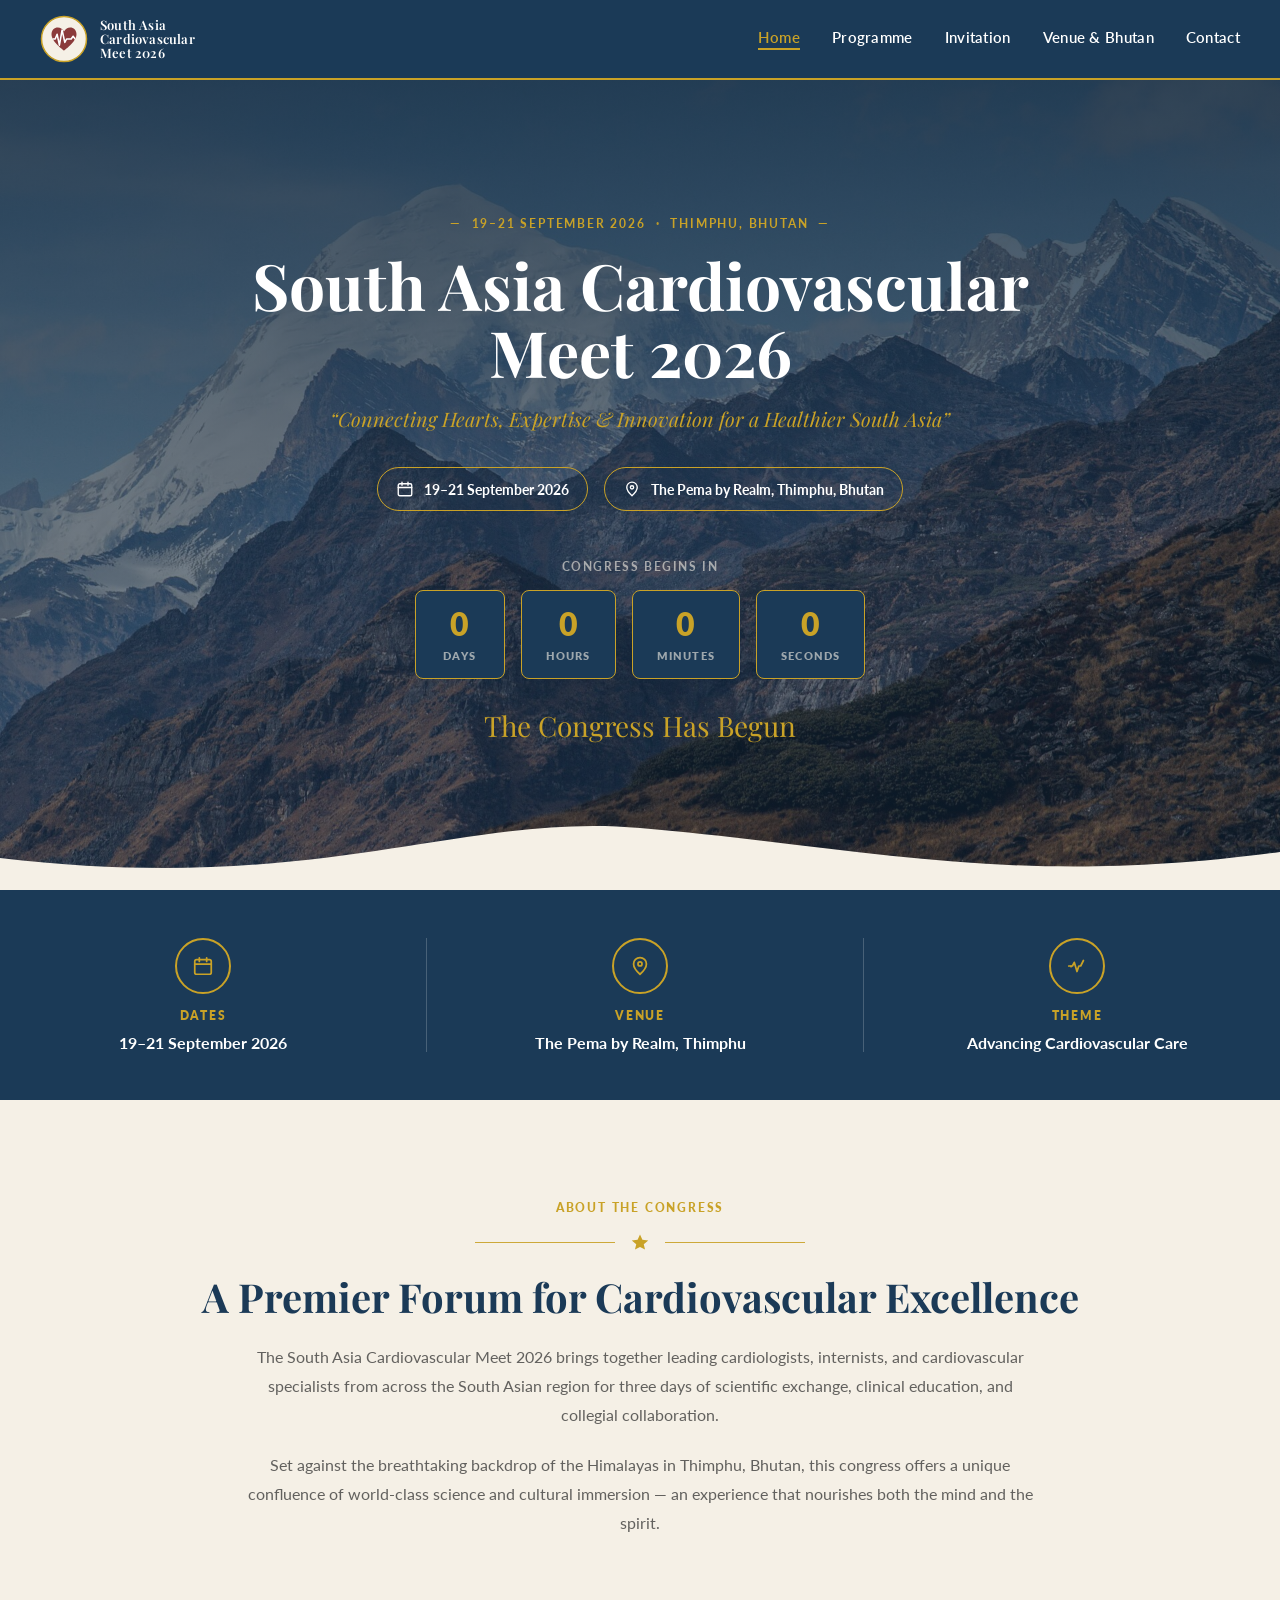
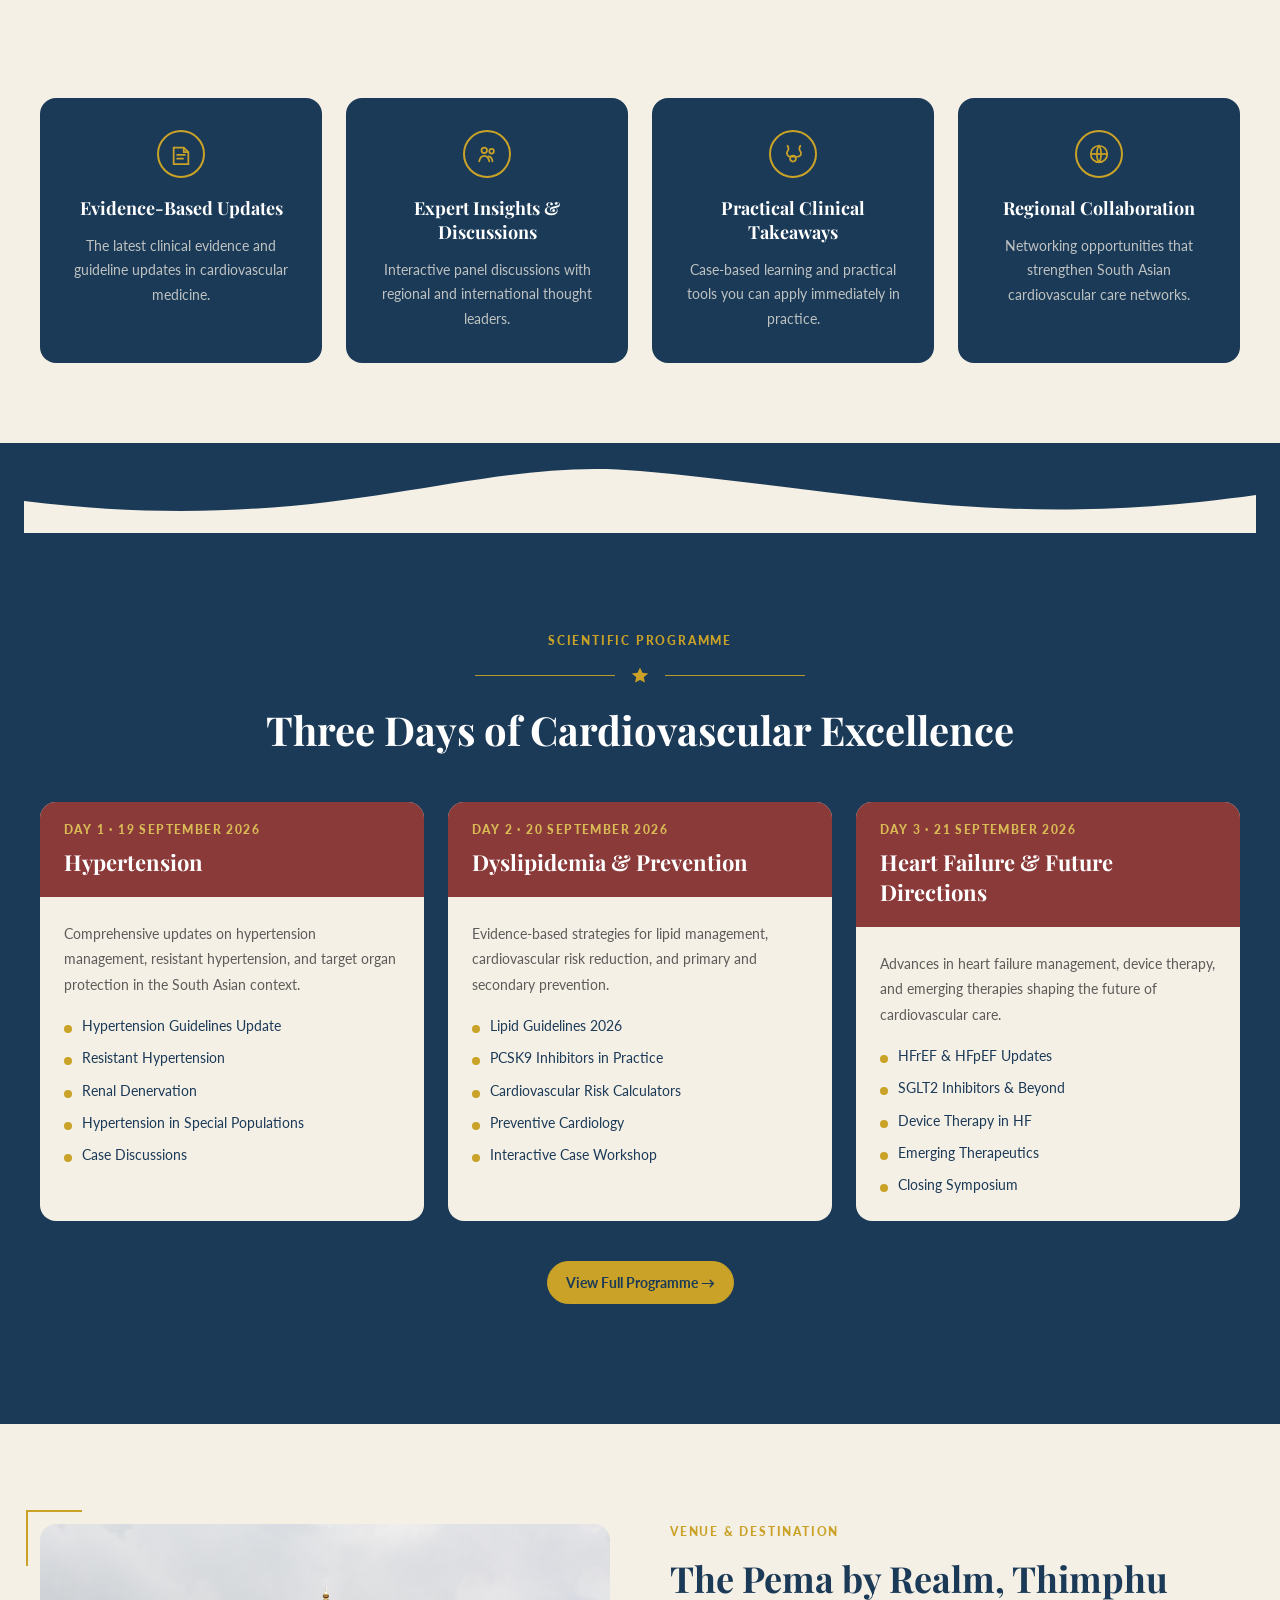
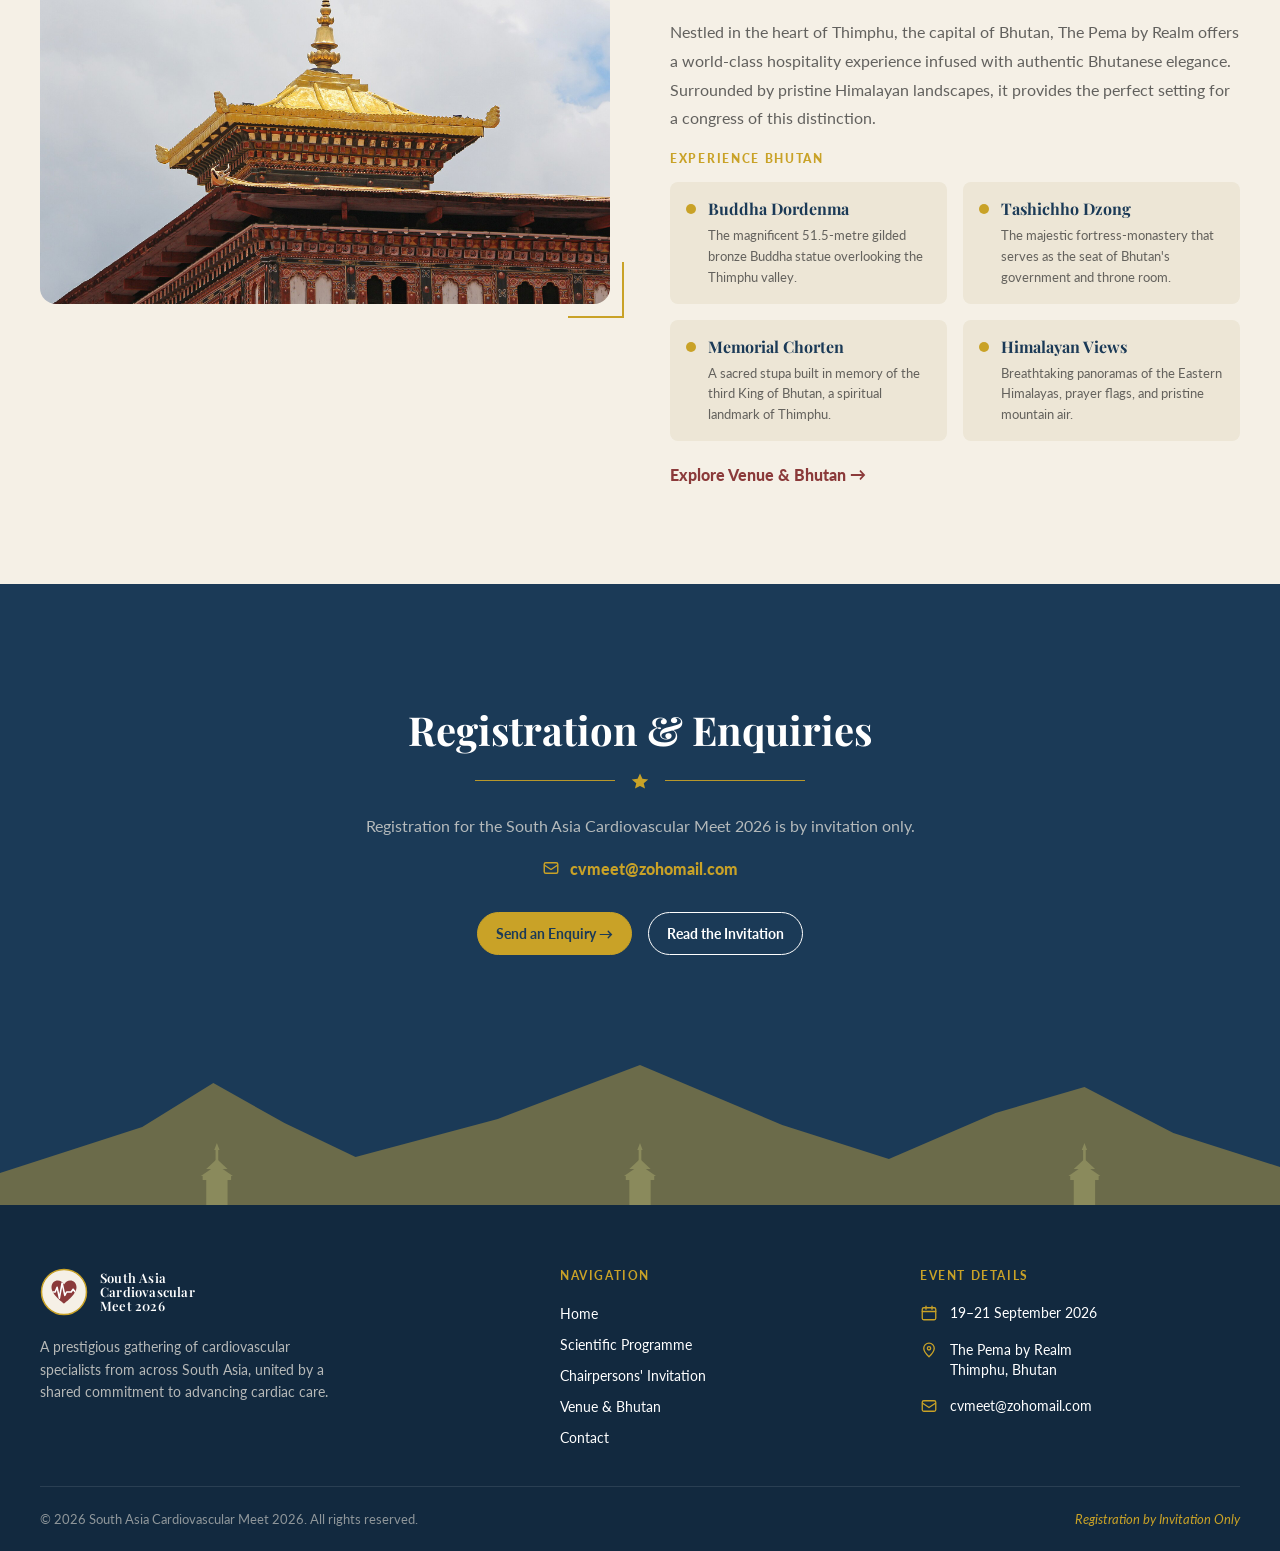
<file: index.html>
<!DOCTYPE html>
<html lang="en">
<head>
  <meta charset="UTF-8">
  <meta name="viewport" content="width=device-width, initial-scale=1.0">
  <meta name="description" content="South Asia Cardiovascular Meet 2026 — A premier cardiovascular congress in Thimphu, Bhutan, 19–21 September 2026.">

  <meta property="og:title" content="South Asia Cardiovascular Meet 2026">
  <meta property="og:description" content="South Asia Cardiovascular Meet 2026 — A premier cardiovascular congress in Thimphu, Bhutan, 19–21 September 2026.">
  <meta property="og:image" content="assets/images/og-image.jpg">

  <title>South Asia Cardiovascular Meet 2026</title>

  <link rel="icon" href="favicon.ico">
  <link rel="preconnect" href="https://fonts.googleapis.com">
  <link rel="preconnect" href="https://fonts.gstatic.com" crossorigin>
  <link href="https://fonts.googleapis.com/css2?family=Lato:wght@400;600;700&family=Playfair+Display:wght@400;600;700&display=swap" rel="stylesheet">
  <link rel="stylesheet" href="assets/css/style.css">
</head>
<body>
<header class="site-header" id="site-header" data-page="home">
  <div class="site-header__inner">
    <a class="site-logo" href="index.html" aria-label="South Asia Cardiovascular Meet 2026 home">
      <svg class="site-logo__badge" viewBox="0 0 48 48" width="48" height="48" aria-hidden="true" focusable="false">
        <defs>
          <clipPath id="header-heart-clip">
            <path d="M24 35.5
               C24 35.5 11.5 26.8 11.5 19.2
               C11.5 15.2 14.4 12.6 17.8 12.6
               C20.4 12.6 22.4 14 24 16.6
               C25.6 14 27.6 12.6 30.2 12.6
               C33.6 12.6 36.5 15.2 36.5 19.2
               C36.5 26.8 24 35.5 24 35.5Z"/>
          </clipPath>
        </defs>
        <circle cx="24" cy="24" r="22.5" fill="var(--color-cream)" stroke="var(--color-gold)" stroke-width="1.5"/>
        <path fill="var(--color-maroon)"
          d="M24 35.5
             C24 35.5 11.5 26.8 11.5 19.2
             C11.5 15.2 14.4 12.6 17.8 12.6
             C20.4 12.6 22.4 14 24 16.6
             C25.6 14 27.6 12.6 30.2 12.6
             C33.6 12.6 36.5 15.2 36.5 19.2
             C36.5 26.8 24 35.5 24 35.5Z"/>
        <path fill="none" stroke="var(--color-white)" stroke-width="1.55" stroke-linecap="round" stroke-linejoin="round" clip-path="url(#header-heart-clip)"
          d="M9 24 H15.2 L17.1 19.2 L19.4 30.2 L22.1 15 L24.8 27.4 L26.6 24 H31.2 L33.1 21.2 L35.2 24 H39"/>
      </svg>
      <span class="site-logo__text">
        <span>South Asia</span>
        <span>Cardiovascular</span>
        <span>Meet 2026</span>
      </span>
    </a>

    <button class="nav-toggle" type="button" aria-controls="site-nav" aria-expanded="false" aria-label="Open menu">
      <span class="nav-toggle__bar"></span>
      <span class="nav-toggle__bar"></span>
      <span class="nav-toggle__bar"></span>
    </button>

    <nav class="site-nav" id="site-nav" aria-label="Primary">
      <a href="index.html" data-nav="home">Home</a>
      <a href="programme.html" data-nav="programme">Programme</a>
      <a href="invitation.html" data-nav="invitation">Invitation</a>
      <a href="venue.html" data-nav="venue">Venue &amp; Bhutan</a>
      <a href="contact.html" data-nav="contact">Contact</a>
    </nav>
  </div>
</header>

  <main>
    <!-- HERO -->
    <section class="hero" aria-label="South Asia Cardiovascular Meet 2026 hero">
      <div class="hero__content">
        <div class="hero__eyebrow">
          <span class="hero__eyebrow-line">—</span>
          <span>19–21 SEPTEMBER 2026</span>
          <span class="hero__eyebrow-dot">·</span>
          <span>THIMPHU, BHUTAN</span>
          <span class="hero__eyebrow-line">—</span>
        </div>

        <h1 class="hero__title">South Asia Cardiovascular Meet 2026</h1>

        <p class="hero__tagline">
          <em>“Connecting Hearts, Expertise &amp; Innovation for a Healthier South Asia”</em>
        </p>

        <div class="hero__pills" role="group" aria-label="Event dates and venue (informational)">
          <div class="pill pill--outline" aria-label="Event date">
            <svg class="pill__icon" viewBox="0 0 24 24" width="18" height="18" aria-hidden="true" focusable="false">
              <rect x="3" y="5" width="18" height="16" rx="2" fill="none" stroke="currentColor" stroke-width="1.8"/>
              <path fill="none" stroke="currentColor" stroke-width="1.8" stroke-linecap="round" d="M8 3v4M16 3v4M3 10h18"/>
            </svg>
            <span>19–21 September 2026</span>
          </div>
          <div class="pill pill--outline" aria-label="Event venue">
            <svg class="pill__icon" viewBox="0 0 24 24" width="18" height="18" aria-hidden="true" focusable="false">
              <path fill="none" stroke="currentColor" stroke-width="1.8" stroke-linejoin="round"
                d="M12 21s-7-6.2-7-11.2a7 7 0 1 1 14 0C19 14.8 12 21 12 21Z"/>
              <circle cx="12" cy="9.8" r="2.2" fill="none" stroke="currentColor" stroke-width="1.8"/>
            </svg>
            <span>The Pema by Realm, Thimphu, Bhutan</span>
          </div>
        </div>

        <!-- COUNTDOWN -->
        <div class="countdown" aria-live="polite" aria-atomic="true">
          <div class="countdown__label">CONGRESS BEGINS IN</div>
          <div class="countdown__boxes" id="countdownBoxes">
            <div class="count-box">
              <div class="count-box__number" id="countDays">0</div>
              <div class="count-box__unit">DAYS</div>
            </div>
            <div class="count-box">
              <div class="count-box__number" id="countHours">0</div>
              <div class="count-box__unit">HOURS</div>
            </div>
            <div class="count-box">
              <div class="count-box__number" id="countMinutes">0</div>
              <div class="count-box__unit">MINUTES</div>
            </div>
            <div class="count-box">
              <div class="count-box__number" id="countSeconds">0</div>
              <div class="count-box__unit">SECONDS</div>
            </div>
          </div>
          <div class="countdown__begun" id="countdownBegun" hidden>
            The Congress Has Begun
          </div>
        </div>
      </div>

      <div class="hero__wave" aria-hidden="true">
        <svg viewBox="0 0 1440 90" preserveAspectRatio="none" xmlns="http://www.w3.org/2000/svg">
          <path fill="var(--color-cream)" d="M0,58 C360,96 520,12 720,28 C980,48 1140,88 1440,52 L1440,90 L0,90 Z" />
        </svg>
      </div>
    </section>

    <!-- INFO STRIP -->
    <section class="info-strip" aria-label="Event quick facts">
      <div class="info-strip__inner">
        <div class="info-strip__col">
          <div class="info-strip__badge" aria-hidden="true">
            <svg viewBox="0 0 24 24" width="22" height="22">
              <rect x="3" y="5" width="18" height="16" rx="2" fill="none" stroke="currentColor" stroke-width="1.9"/>
              <path fill="none" stroke="currentColor" stroke-width="1.9" stroke-linecap="round" d="M8 3v4M16 3v4M3 10h18"/>
            </svg>
          </div>
          <div class="info-strip__label">DATES</div>
          <div class="info-strip__value"><strong>19–21 September 2026</strong></div>
        </div>

        <div class="info-strip__col">
          <div class="info-strip__badge" aria-hidden="true">
            <svg viewBox="0 0 24 24" width="22" height="22">
              <path fill="none" stroke="currentColor" stroke-width="1.9" stroke-linejoin="round"
                d="M12 21s-7-6.2-7-11.2a7 7 0 1 1 14 0C19 14.8 12 21 12 21Z"/>
              <circle cx="12" cy="9.8" r="2.2" fill="none" stroke="currentColor" stroke-width="1.9"/>
            </svg>
          </div>
          <div class="info-strip__label">VENUE</div>
          <div class="info-strip__value"><strong>The Pema by Realm, Thimphu</strong></div>
        </div>

        <div class="info-strip__col">
          <div class="info-strip__badge" aria-hidden="true">
            <svg viewBox="0 0 24 24" width="22" height="22">
              <path fill="none" stroke="currentColor" stroke-width="1.9" stroke-linecap="round" stroke-linejoin="round"
                d="M3 12h4l2-4 3 10 2-6 2 0 3-6"/>
              <rect x="4.5" y="11.5" width="2" height="2" fill="currentColor"/>
            </svg>
          </div>
          <div class="info-strip__label">THEME</div>
          <div class="info-strip__value"><strong>Advancing Cardiovascular Care</strong></div>
        </div>
      </div>
    </section>

    <!-- ABOUT -->
    <section class="about" aria-label="About the congress">
      <div class="section-inner">
        <div class="eyebrow">ABOUT THE CONGRESS</div>
        <div class="line-starline" aria-hidden="true">
          <span class="line-starline__line"></span>
          <svg class="line-starline__star" viewBox="0 0 24 24" width="18" height="18">
            <path fill="currentColor" d="M12 2l3.2 7.1L23 10l-6 4.9L18.7 22 12 18.6 5.3 22 7 14.9 1 10l7.8-.9L12 2z"/>
          </svg>
          <span class="line-starline__line"></span>
        </div>

        <h2 class="section-title section-title--navy">A Premier Forum for Cardiovascular Excellence</h2>

        <p class="lead">
          The South Asia Cardiovascular Meet 2026 brings together leading cardiologists,
          internists, and cardiovascular specialists from across the South Asian region for
          three days of scientific exchange, clinical education, and collegial collaboration.
        </p>
        <p class="lead">
          Set against the breathtaking backdrop of the Himalayas in Thimphu, Bhutan, this congress
          offers a unique confluence of world-class science and cultural immersion — an experience
          that nourishes both the mind and the spirit.
        </p>
      </div>
    </section>

    <!-- FEATURE CARDS -->
    <section class="feature-cards" aria-label="Key focus areas">
      <div class="cards-grid cards-grid--4">
        <article class="feature-card">
          <div class="feature-card__icon" aria-hidden="true">
            <svg viewBox="0 0 24 24" width="22" height="22">
              <path fill="none" stroke="currentColor" stroke-width="1.9" d="M4 5h11l5 5v13H4V5z"/>
              <path fill="none" stroke="currentColor" stroke-width="1.9" d="M15 5v5h5"/>
              <path fill="none" stroke="currentColor" stroke-width="1.9" d="M7 13h10M7 17h8"/>
            </svg>
          </div>
          <h3 class="feature-card__title">Evidence-Based Updates</h3>
          <p class="feature-card__body">The latest clinical evidence and guideline updates in cardiovascular medicine.</p>
        </article>

        <article class="feature-card">
          <div class="feature-card__icon" aria-hidden="true">
            <svg viewBox="0 0 24 24" width="22" height="22">
              <circle cx="9" cy="8" r="3" fill="none" stroke="currentColor" stroke-width="1.9"/>
              <circle cx="17" cy="9" r="2.5" fill="none" stroke="currentColor" stroke-width="1.9"/>
              <path fill="none" stroke="currentColor" stroke-width="1.9" stroke-linecap="round"
                d="M3.5 20c.8-4 3.2-6 5.5-6s4.7 2 5.5 6"/>
              <path fill="none" stroke="currentColor" stroke-width="1.9" stroke-linecap="round"
                d="M13.8 14.5c2 .3 3.7 1.7 4.2 5.5"/>
            </svg>
          </div>
          <h3 class="feature-card__title">Expert Insights &amp; Discussions</h3>
          <p class="feature-card__body">Interactive panel discussions with regional and international thought leaders.</p>
        </article>

        <article class="feature-card">
          <div class="feature-card__icon" aria-hidden="true">
            <svg viewBox="0 0 24 24" width="22" height="22">
              <path fill="none" stroke="currentColor" stroke-width="1.9" stroke-linecap="round"
                d="M6 3c1.6 2.4 1.6 4 0 6-1.6 2 0 6 3 6h8c3 0 5-3 3-6-1.6-2-1.6-3.6 0-6"/>
              <circle cx="12" cy="17" r="3.2" fill="none" stroke="currentColor" stroke-width="1.9"/>
            </svg>
          </div>
          <h3 class="feature-card__title">Practical Clinical Takeaways</h3>
          <p class="feature-card__body">Case-based learning and practical tools you can apply immediately in practice.</p>
        </article>

        <article class="feature-card">
          <div class="feature-card__icon" aria-hidden="true">
            <svg viewBox="0 0 24 24" width="22" height="22">
              <circle cx="12" cy="12" r="9" fill="none" stroke="currentColor" stroke-width="1.9"/>
              <path fill="none" stroke="currentColor" stroke-width="1.9" d="M3 12h18"/>
              <path fill="none" stroke="currentColor" stroke-width="1.9" stroke-linecap="round"
                d="M12 3c3 3.6 3 14.4 0 18-3-3.6-3-14.4 0-18z"/>
            </svg>
          </div>
          <h3 class="feature-card__title">Regional Collaboration</h3>
          <p class="feature-card__body">Networking opportunities that strengthen South Asian cardiovascular care networks.</p>
        </article>
      </div>
    </section>

    <!-- PROGRAMME PREVIEW -->
    <section class="programme-preview" aria-label="Scientific programme preview">
      <!-- cream wave into navy -->
      <div class="wave-divider wave-divider--top" aria-hidden="true">
        <svg viewBox="0 0 1440 90" preserveAspectRatio="none" xmlns="http://www.w3.org/2000/svg">
          <path fill="var(--color-cream)" d="M0,58 C360,96 520,12 720,28 C980,48 1140,88 1440,52 L1440,90 L0,90 Z" />
        </svg>
      </div>

      <div class="section-inner section-inner--center">
        <div class="eyebrow eyebrow--gold">SCIENTIFIC PROGRAMME</div>
        <div class="line-starline" aria-hidden="true">
          <span class="line-starline__line"></span>
          <svg class="line-starline__star" viewBox="0 0 24 24" width="18" height="18">
            <path fill="currentColor" d="M12 2l3.2 7.1L23 10l-6 4.9L18.7 22 12 18.6 5.3 22 7 14.9 1 10l7.8-.9L12 2z"/>
          </svg>
          <span class="line-starline__line"></span>
        </div>

        <h2 class="section-title section-title--white">Three Days of Cardiovascular Excellence</h2>

        <div class="preview-cards">
          <article class="preview-card">
            <header class="preview-card__header">
              <div class="preview-card__kicker">DAY 1 · 19 SEPTEMBER 2026</div>
              <div class="preview-card__title">Hypertension</div>
            </header>
            <div class="preview-card__body">
              <p class="preview-card__text">
                Comprehensive updates on hypertension management, resistant hypertension, and target organ protection in the South Asian context.
              </p>
              <ul class="bullet-list">
                <li>Hypertension Guidelines Update</li>
                <li>Resistant Hypertension</li>
                <li>Renal Denervation</li>
                <li>Hypertension in Special Populations</li>
                <li>Case Discussions</li>
              </ul>
            </div>
          </article>

          <article class="preview-card">
            <header class="preview-card__header">
              <div class="preview-card__kicker">DAY 2 · 20 SEPTEMBER 2026</div>
              <div class="preview-card__title">Dyslipidemia &amp; Prevention</div>
            </header>
            <div class="preview-card__body">
              <p class="preview-card__text">
                Evidence-based strategies for lipid management, cardiovascular risk reduction, and primary and secondary prevention.
              </p>
              <ul class="bullet-list">
                <li>Lipid Guidelines 2026</li>
                <li>PCSK9 Inhibitors in Practice</li>
                <li>Cardiovascular Risk Calculators</li>
                <li>Preventive Cardiology</li>
                <li>Interactive Case Workshop</li>
              </ul>
            </div>
          </article>

          <article class="preview-card">
            <header class="preview-card__header">
              <div class="preview-card__kicker">DAY 3 · 21 SEPTEMBER 2026</div>
              <div class="preview-card__title">Heart Failure &amp; Future Directions</div>
            </header>
            <div class="preview-card__body">
              <p class="preview-card__text">
                Advances in heart failure management, device therapy, and emerging therapies shaping the future of cardiovascular care.
              </p>
              <ul class="bullet-list">
                <li>HFrEF &amp; HFpEF Updates</li>
                <li>SGLT2 Inhibitors &amp; Beyond</li>
                <li>Device Therapy in HF</li>
                <li>Emerging Therapeutics</li>
                <li>Closing Symposium</li>
              </ul>
            </div>
          </article>
        </div>

        <div class="section-actions">
          <a class="pill pill--filled pill--gold" href="programme.html">View Full Programme &rarr;</a>
        </div>
      </div>
    </section>

    <!-- VENUE TEASER -->
    <section class="venue-teaser" aria-label="Venue teaser">
      <div class="section-inner">
        <div class="venue-grid">
          <div class="venue-media">
            <div class="venue-media__frame" aria-hidden="true"></div>
            <img class="venue-media__img" src="assets/images/venue-thimphu.jpg" alt="Thimphu venue (placeholder)" />
          </div>

          <div class="venue-copy">
            <div class="eyebrow">VENUE &amp; DESTINATION</div>
            <h2 class="venue-title">The Pema by Realm, Thimphu</h2>
            <p class="venue-text">
              Nestled in the heart of Thimphu, the capital of Bhutan, The Pema by Realm offers a world-class hospitality experience infused with authentic Bhutanese elegance. Surrounded by pristine Himalayan landscapes, it provides the perfect setting for a congress of this distinction.
            </p>

            <div class="venue-subheading">EXPERIENCE BHUTAN</div>

            <div class="small-cards">
              <div class="small-card">
                <span class="small-card__dot" aria-hidden="true"></span>
                <div>
                  <div class="small-card__title">Buddha Dordenma</div>
                  <div class="small-card__desc">The magnificent 51.5-metre gilded bronze Buddha statue overlooking the Thimphu valley.</div>
                </div>
              </div>
              <div class="small-card">
                <span class="small-card__dot" aria-hidden="true"></span>
                <div>
                  <div class="small-card__title">Tashichho Dzong</div>
                  <div class="small-card__desc">The majestic fortress-monastery that serves as the seat of Bhutan's government and throne room.</div>
                </div>
              </div>
              <div class="small-card">
                <span class="small-card__dot" aria-hidden="true"></span>
                <div>
                  <div class="small-card__title">Memorial Chorten</div>
                  <div class="small-card__desc">A sacred stupa built in memory of the third King of Bhutan, a spiritual landmark of Thimphu.</div>
                </div>
              </div>
              <div class="small-card">
                <span class="small-card__dot" aria-hidden="true"></span>
                <div>
                  <div class="small-card__title">Himalayan Views</div>
                  <div class="small-card__desc">Breathtaking panoramas of the Eastern Himalayas, prayer flags, and pristine mountain air.</div>
                </div>
              </div>
            </div>

            <a class="venue-link" href="venue.html">
              Explore Venue &amp; Bhutan &rarr;
            </a>
          </div>
        </div>
      </div>
    </section>

    <!-- REGISTRATION CTA -->
    <section class="registration-cta" aria-label="Registration and enquiries">
      <div class="section-inner section-inner--center">
        <h2 class="section-title section-title--white">Registration &amp; Enquiries</h2>
        <div class="line-starline line-starline--white" aria-hidden="true">
          <span class="line-starline__line"></span>
          <svg class="line-starline__star" viewBox="0 0 24 24" width="18" height="18">
            <path fill="currentColor" d="M12 2l3.2 7.1L23 10l-6 4.9L18.7 22 12 18.6 5.3 22 7 14.9 1 10l7.8-.9L12 2z"/>
          </svg>
          <span class="line-starline__line"></span>
        </div>
        <p class="registration-text">
          Registration for the South Asia Cardiovascular Meet 2026 is by invitation only.
        </p>

        <a class="registration-email" href="mailto:cvmeet@zohomail.com">
          <svg class="registration-email__icon" viewBox="0 0 24 24" width="18" height="18" aria-hidden="true">
            <rect x="3" y="5" width="18" height="14" rx="2" fill="none" stroke="currentColor" stroke-width="1.9"/>
            <path fill="none" stroke="currentColor" stroke-width="1.9" stroke-linejoin="round" d="M3 8l9 6 9-6"/>
          </svg>
          cvmeet@zohomail.com
        </a>

        <div class="section-actions section-actions--two">
          <a class="pill pill--filled pill--gold" href="contact.html">Send an Enquiry &rarr;</a>
          <a class="pill pill--outline pill--white" href="invitation.html">Read the Invitation</a>
        </div>
      </div>
    </section>

    <!-- MOUNTAIN SILHOUETTE DIVIDER -->
    <div class="mountain-divider" aria-hidden="true">
      <svg viewBox="0 0 1440 150" preserveAspectRatio="none" xmlns="http://www.w3.org/2000/svg">
        <rect width="1440" height="150" fill="var(--color-navy)"/>
        <path fill="var(--color-olive)"
          d="M0 150 L0 118
             L160 72 L240 28 L320 68 L400 102
             L560 64 L720 10 L880 70 L1000 104
             L1120 58 L1220 32 L1320 78 L1440 112
             L1440 150 Z"/>
        <g fill="#8A8A5C">
          <g transform="translate(226 108)">
            <rect x="6" y="16" width="24" height="26"/>
            <rect x="2" y="13" width="32" height="4"/>
            <polygon points="0,13 18,2 36,13"/>
            <polygon points="6,6 18,-4 30,6"/>
            <rect x="16.5" y="-14" width="3" height="12"/>
            <polygon points="15,-13 18,-20 21,-13"/>
          </g>
          <g transform="translate(702 108)">
            <rect x="6" y="16" width="24" height="26"/>
            <rect x="2" y="13" width="32" height="4"/>
            <polygon points="0,13 18,2 36,13"/>
            <polygon points="6,6 18,-4 30,6"/>
            <rect x="16.5" y="-14" width="3" height="12"/>
            <polygon points="15,-13 18,-20 21,-13"/>
          </g>
          <g transform="translate(1202 108)">
            <rect x="6" y="16" width="24" height="26"/>
            <rect x="2" y="13" width="32" height="4"/>
            <polygon points="0,13 18,2 36,13"/>
            <polygon points="6,6 18,-4 30,6"/>
            <rect x="16.5" y="-14" width="3" height="12"/>
            <polygon points="15,-13 18,-20 21,-13"/>
          </g>
        </g>
      </svg>
    </div>
  </main>

  <!-- FOOTER -->
  <footer class="site-footer">
      <div class="site-footer__inner">
        <div class="footer-brand">
          <a class="site-logo" href="index.html" aria-label="South Asia Cardiovascular Meet 2026 home">
            <svg class="site-logo__badge" viewBox="0 0 48 48" width="48" height="48" aria-hidden="true" focusable="false">
              <defs>
                <clipPath id="footer-heart-clip">
                  <path d="M24 35.5
                     C24 35.5 11.5 26.8 11.5 19.2
                     C11.5 15.2 14.4 12.6 17.8 12.6
                     C20.4 12.6 22.4 14 24 16.6
                     C25.6 14 27.6 12.6 30.2 12.6
                     C33.6 12.6 36.5 15.2 36.5 19.2
                     C36.5 26.8 24 35.5 24 35.5Z"/>
                </clipPath>
              </defs>
              <circle cx="24" cy="24" r="22.5" fill="var(--color-cream)" stroke="var(--color-gold)" stroke-width="1.5"/>
              <path fill="var(--color-maroon)"
                d="M24 35.5
                   C24 35.5 11.5 26.8 11.5 19.2
                   C11.5 15.2 14.4 12.6 17.8 12.6
                   C20.4 12.6 22.4 14 24 16.6
                   C25.6 14 27.6 12.6 30.2 12.6
                   C33.6 12.6 36.5 15.2 36.5 19.2
                   C36.5 26.8 24 35.5 24 35.5Z"/>
              <path fill="none" stroke="var(--color-white)" stroke-width="1.55" stroke-linecap="round" stroke-linejoin="round" clip-path="url(#footer-heart-clip)"
                d="M9 24 H15.2 L17.1 19.2 L19.4 30.2 L22.1 15 L24.8 27.4 L26.6 24 H31.2 L33.1 21.2 L35.2 24 H39"/>
            </svg>
            <span class="site-logo__text">
              <span>South Asia</span>
              <span>Cardiovascular</span>
              <span>Meet 2026</span>
            </span>
          </a>
          <p class="footer-brand__tagline">A prestigious gathering of cardiovascular specialists from across South Asia, united by a shared commitment to advancing cardiac care.</p>
        </div>

        <div class="footer-nav">
          <h2 class="footer-heading">Navigation</h2>
          <ul>
            <li><a href="index.html">Home</a></li>
            <li><a href="programme.html">Scientific Programme</a></li>
            <li><a href="invitation.html">Chairpersons' Invitation</a></li>
            <li><a href="venue.html">Venue &amp; Bhutan</a></li>
            <li><a href="contact.html">Contact</a></li>
          </ul>
        </div>

        <div class="footer-details">
          <h2 class="footer-heading">Event Details</h2>
          <ul>
            <li>
              <svg class="footer-details__icon" viewBox="0 0 24 24" width="18" height="18" aria-hidden="true" focusable="false">
                <rect x="3" y="5" width="18" height="16" rx="2" fill="none" stroke="currentColor" stroke-width="1.75"/>
                <path fill="none" stroke="currentColor" stroke-width="1.75" stroke-linecap="round" d="M8 3v4M16 3v4M3 10h18"/>
              </svg>
              <span>19–21 September 2026</span>
            </li>
            <li>
              <svg class="footer-details__icon" viewBox="0 0 24 24" width="18" height="18" aria-hidden="true" focusable="false">
                <path fill="none" stroke="currentColor" stroke-width="1.75" stroke-linejoin="round"
                  d="M12 21s-7-6.2-7-11.2a7 7 0 1 1 14 0C19 14.8 12 21 12 21Z"/>
                <circle cx="12" cy="9.8" r="2.2" fill="none" stroke="currentColor" stroke-width="1.75"/>
              </svg>
              <span>The Pema by Realm<br>Thimphu, Bhutan</span>
            </li>
            <li>
              <svg class="footer-details__icon" viewBox="0 0 24 24" width="18" height="18" aria-hidden="true" focusable="false">
                <rect x="3" y="5" width="18" height="14" rx="2" fill="none" stroke="currentColor" stroke-width="1.75"/>
                <path fill="none" stroke="currentColor" stroke-width="1.75" stroke-linejoin="round" d="M3 8l9 6 9-6"/>
              </svg>
              <a href="mailto:cvmeet@zohomail.com">cvmeet@zohomail.com</a>
            </li>
          </ul>
        </div>
      </div>

      <div class="site-footer__bar">
        <p class="site-footer__copy">© 2026 South Asia Cardiovascular Meet 2026. All rights reserved.</p>
        <p class="site-footer__note">Registration by Invitation Only</p>
      </div>
    </footer>

  <script src="assets/js/main.js"></script>
</body>
</html>
</file>
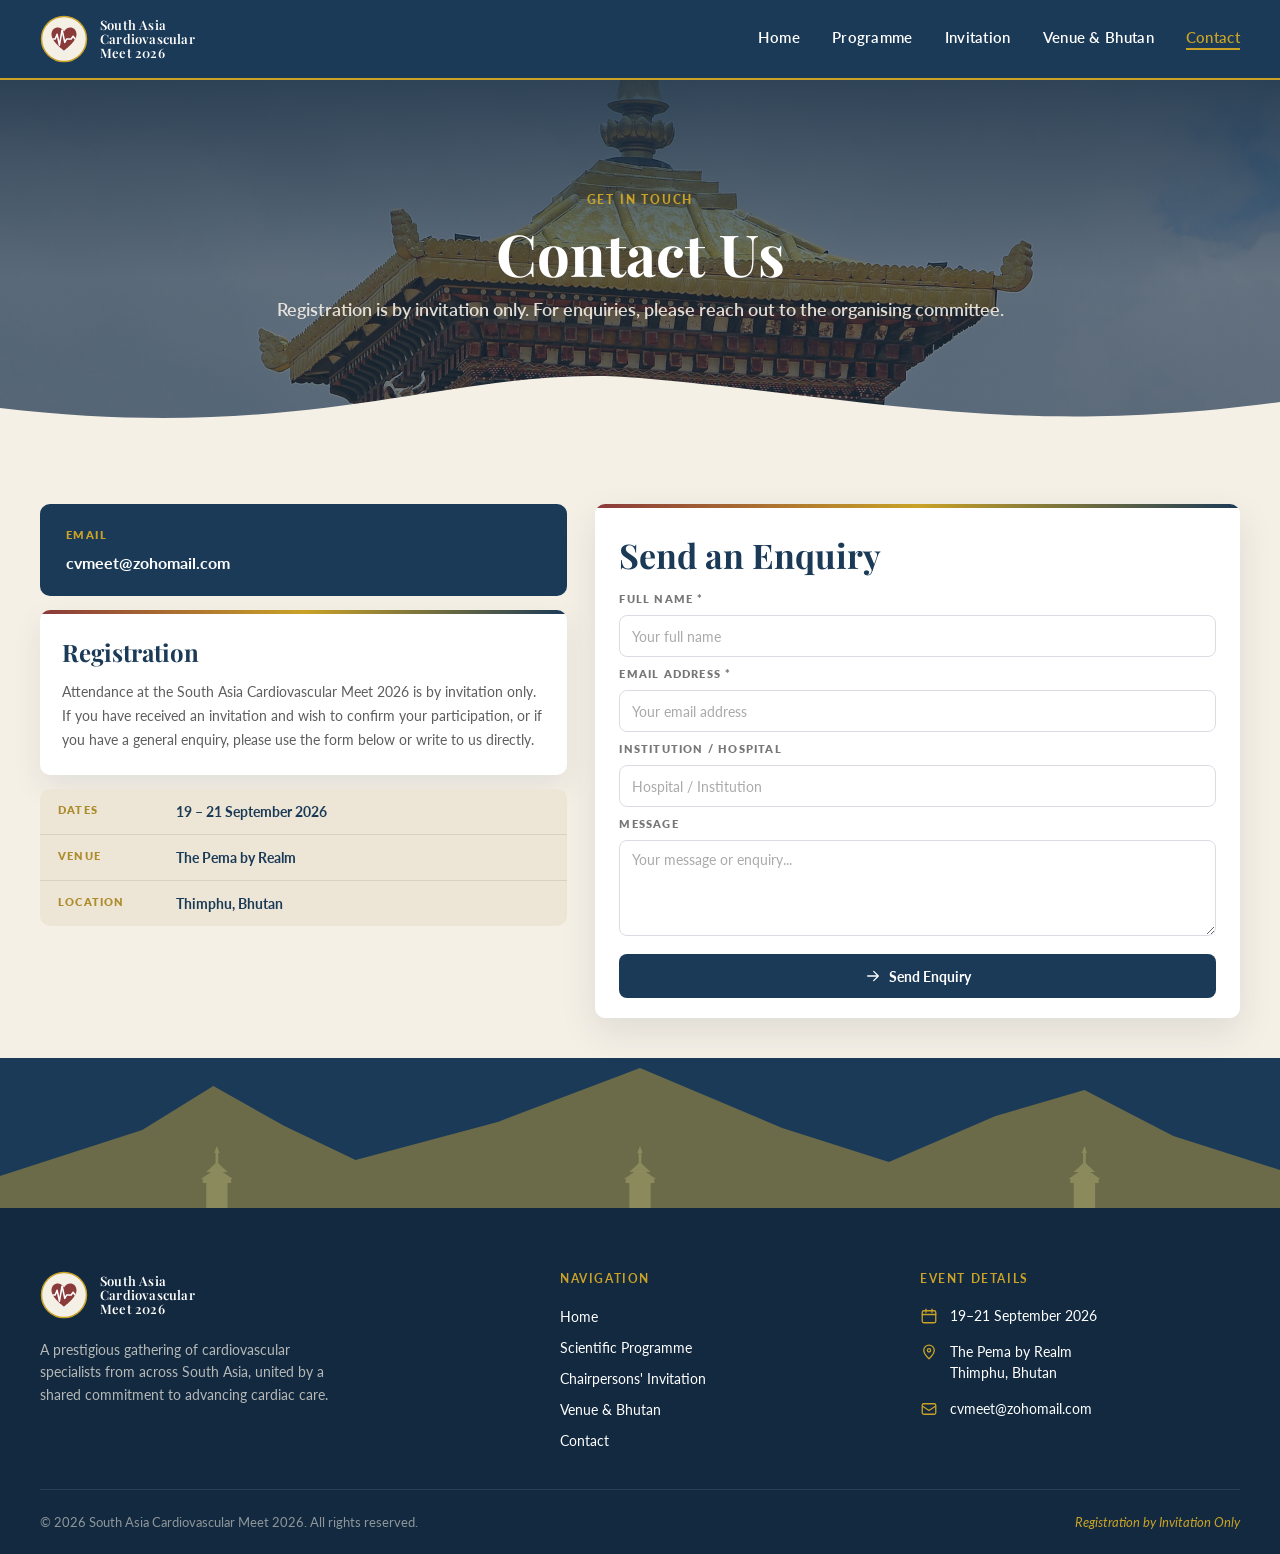
<file: contact.html>
<!DOCTYPE html>
<html lang="en">
<head>
  <meta charset="UTF-8">
  <meta name="viewport" content="width=device-width, initial-scale=1.0">
  <meta name="description" content="South Asia Cardiovascular Meet 2026 — A premier cardiovascular congress in Thimphu, Bhutan, 19–21 September 2026.">

  <meta property="og:title" content="Contact | South Asia Cardiovascular Meet 2026">
  <meta property="og:description" content="South Asia Cardiovascular Meet 2026 — A premier cardiovascular congress in Thimphu, Bhutan, 19–21 September 2026.">
  <meta property="og:image" content="assets/images/og-image.jpg">

  <title>Contact | South Asia Cardiovascular Meet 2026</title>

  <link rel="icon" href="favicon.ico">
  <link rel="preconnect" href="https://fonts.googleapis.com">
  <link rel="preconnect" href="https://fonts.gstatic.com" crossorigin>
  <link href="https://fonts.googleapis.com/css2?family=Lato:wght@400;600;700&family=Playfair+Display:wght@400;600;700&display=swap" rel="stylesheet">
  <link rel="stylesheet" href="assets/css/style.css">
</head>
<body>
<header class="site-header" id="site-header" data-page="contact">
  <div class="site-header__inner">
    <a class="site-logo" href="index.html" aria-label="South Asia Cardiovascular Meet 2026 home">
      <svg class="site-logo__badge" viewBox="0 0 48 48" width="48" height="48" aria-hidden="true" focusable="false">
        <defs>
          <clipPath id="header-heart-clip">
            <path d="M24 35.5
               C24 35.5 11.5 26.8 11.5 19.2
               C11.5 15.2 14.4 12.6 17.8 12.6
               C20.4 12.6 22.4 14 24 16.6
               C25.6 14 27.6 12.6 30.2 12.6
               C33.6 12.6 36.5 15.2 36.5 19.2
               C36.5 26.8 24 35.5 24 35.5Z"/>
          </clipPath>
        </defs>
        <circle cx="24" cy="24" r="22.5" fill="var(--color-cream)" stroke="var(--color-gold)" stroke-width="1.5"/>
        <path fill="var(--color-maroon)"
          d="M24 35.5
             C24 35.5 11.5 26.8 11.5 19.2
             C11.5 15.2 14.4 12.6 17.8 12.6
             C20.4 12.6 22.4 14 24 16.6
             C25.6 14 27.6 12.6 30.2 12.6
             C33.6 12.6 36.5 15.2 36.5 19.2
             C36.5 26.8 24 35.5 24 35.5Z"/>
        <path fill="none" stroke="var(--color-white)" stroke-width="1.55" stroke-linecap="round" stroke-linejoin="round" clip-path="url(#header-heart-clip)"
          d="M9 24 H15.2 L17.1 19.2 L19.4 30.2 L22.1 15 L24.8 27.4 L26.6 24 H31.2 L33.1 21.2 L35.2 24 H39"/>
      </svg>
      <span class="site-logo__text">
        <span>South Asia</span>
        <span>Cardiovascular</span>
        <span>Meet 2026</span>
      </span>
    </a>

    <button class="nav-toggle" type="button" aria-controls="site-nav" aria-expanded="false" aria-label="Open menu">
      <span class="nav-toggle__bar"></span>
      <span class="nav-toggle__bar"></span>
      <span class="nav-toggle__bar"></span>
    </button>

    <nav class="site-nav" id="site-nav" aria-label="Primary">
      <a href="index.html" data-nav="home">Home</a>
      <a href="programme.html" data-nav="programme">Programme</a>
      <a href="invitation.html" data-nav="invitation">Invitation</a>
      <a href="venue.html" data-nav="venue">Venue &amp; Bhutan</a>
      <a href="contact.html" data-nav="contact">Contact</a>
    </nav>
  </div>
</header>

  <main>
    <section class="hero hero--contact" aria-label="Contact page hero">
      <div class="hero__content">
        <div class="eyebrow eyebrow--gold">GET IN TOUCH</div>
        <h1 class="hero__title">Contact Us</h1>
        <p class="hero__sub hero__sub--light">Registration is by invitation only. For enquiries, please reach out to the organising committee.</p>
      </div>
      <div class="hero__wave" aria-hidden="true">
        <svg viewBox="0 0 1440 90" preserveAspectRatio="none" xmlns="http://www.w3.org/2000/svg">
          <path fill="var(--color-cream)" d="M0,58 C360,96 520,12 720,28 C980,48 1140,88 1440,52 L1440,90 L0,90 Z"/>
        </svg>
      </div>
    </section>

    <section class="contact-section" aria-label="Contact form and event information">
      <div class="contact-grid">
        <aside class="contact-sidebar">
          <article class="contact-info-card contact-info-card--navy">
            <div class="contact-info-card__label">Email</div>
            <a class="contact-info-card__email" href="mailto:cvmeet@zohomail.com">cvmeet@zohomail.com</a>
          </article>

          <article class="contact-info-card contact-info-card--light card--gradient-top">
            <div class="gradient-top-bar" aria-hidden="true"></div>
            <div class="contact-info-card__body">
              <h2 class="contact-info-card__title">Registration</h2>
              <p class="contact-info-card__text">
                Attendance at the South Asia Cardiovascular Meet 2026 is by invitation only.
                If you have received an invitation and wish to confirm your participation, or if you
                have a general enquiry, please use the form below or write to us directly.
              </p>
            </div>
          </article>

          <article class="contact-event-card">
            <div class="contact-event-card__row">
              <span class="contact-event-card__key">Dates</span>
              <strong class="contact-event-card__value">19 – 21 September 2026</strong>
            </div>
            <div class="contact-event-card__row">
              <span class="contact-event-card__key">Venue</span>
              <strong class="contact-event-card__value">The Pema by Realm</strong>
            </div>
            <div class="contact-event-card__row">
              <span class="contact-event-card__key">Location</span>
              <strong class="contact-event-card__value">Thimphu, Bhutan</strong>
            </div>
          </article>
        </aside>

        <article class="contact-form-card card--gradient-top">
          <div class="gradient-top-bar" aria-hidden="true"></div>
          <div class="contact-form-card__inner">
            <h2 class="contact-form-card__title">Send an Enquiry</h2>

            <form class="contact-form" action="#" method="post">
              <label class="contact-form__label" for="contactName">Full Name <span aria-hidden="true">*</span></label>
              <input class="contact-form__input" id="contactName" name="name" type="text" placeholder="Your full name" required>

              <label class="contact-form__label" for="contactEmail">Email Address <span aria-hidden="true">*</span></label>
              <input class="contact-form__input" id="contactEmail" name="email" type="email" placeholder="Your email address" required>

              <label class="contact-form__label" for="contactInstitution">Institution / Hospital</label>
              <input class="contact-form__input" id="contactInstitution" name="institution" type="text" placeholder="Hospital / Institution">

              <label class="contact-form__label" for="contactMessage">Message</label>
              <textarea class="contact-form__input contact-form__textarea" id="contactMessage" name="message" placeholder="Your message or enquiry..."></textarea>

              <button class="contact-form__submit" type="submit">
                <svg viewBox="0 0 24 24" width="16" height="16" aria-hidden="true" focusable="false">
                  <path fill="none" stroke="currentColor" stroke-width="1.9" stroke-linecap="round" stroke-linejoin="round" d="M4 12h16M13 5l7 7-7 7"/>
                </svg>
                <span>Send Enquiry</span>
              </button>
            </form>
          </div>
        </article>
      </div>
    </section>
  </main>
<div class="site-footer-block">
  <div class="mountain-divider" aria-hidden="true">
    <svg viewBox="0 0 1440 150" preserveAspectRatio="none" xmlns="http://www.w3.org/2000/svg">
      <rect width="1440" height="150" fill="var(--color-navy)"/>
      <path fill="var(--color-olive)"
        d="M0 150 L0 118
           L160 72 L240 28 L320 68 L400 102
           L560 64 L720 10 L880 70 L1000 104
           L1120 58 L1220 32 L1320 78 L1440 112
           L1440 150 Z"/>
      <g fill="#8A8A5C">
        <g transform="translate(226 108)">
          <rect x="6" y="16" width="24" height="26"/>
          <rect x="2" y="13" width="32" height="4"/>
          <polygon points="0,13 18,2 36,13"/>
          <polygon points="6,6 18,-4 30,6"/>
          <rect x="16.5" y="-14" width="3" height="12"/>
          <polygon points="15,-13 18,-20 21,-13"/>
        </g>
        <g transform="translate(702 108)">
          <rect x="6" y="16" width="24" height="26"/>
          <rect x="2" y="13" width="32" height="4"/>
          <polygon points="0,13 18,2 36,13"/>
          <polygon points="6,6 18,-4 30,6"/>
          <rect x="16.5" y="-14" width="3" height="12"/>
          <polygon points="15,-13 18,-20 21,-13"/>
        </g>
        <g transform="translate(1202 108)">
          <rect x="6" y="16" width="24" height="26"/>
          <rect x="2" y="13" width="32" height="4"/>
          <polygon points="0,13 18,2 36,13"/>
          <polygon points="6,6 18,-4 30,6"/>
          <rect x="16.5" y="-14" width="3" height="12"/>
          <polygon points="15,-13 18,-20 21,-13"/>
        </g>
      </g>
    </svg>
  </div>

  <footer class="site-footer">
    <div class="site-footer__inner">
      <div class="footer-brand">
        <a class="site-logo" href="index.html" aria-label="South Asia Cardiovascular Meet 2026 home">
          <svg class="site-logo__badge" viewBox="0 0 48 48" width="48" height="48" aria-hidden="true" focusable="false">
            <defs>
              <clipPath id="footer-heart-clip">
                <path d="M24 35.5
                   C24 35.5 11.5 26.8 11.5 19.2
                   C11.5 15.2 14.4 12.6 17.8 12.6
                   C20.4 12.6 22.4 14 24 16.6
                   C25.6 14 27.6 12.6 30.2 12.6
                   C33.6 12.6 36.5 15.2 36.5 19.2
                   C36.5 26.8 24 35.5 24 35.5Z"/>
              </clipPath>
            </defs>
            <circle cx="24" cy="24" r="22.5" fill="var(--color-cream)" stroke="var(--color-gold)" stroke-width="1.5"/>
            <path fill="var(--color-maroon)"
              d="M24 35.5
                 C24 35.5 11.5 26.8 11.5 19.2
                 C11.5 15.2 14.4 12.6 17.8 12.6
                 C20.4 12.6 22.4 14 24 16.6
                 C25.6 14 27.6 12.6 30.2 12.6
                 C33.6 12.6 36.5 15.2 36.5 19.2
                 C36.5 26.8 24 35.5 24 35.5Z"/>
            <path fill="none" stroke="var(--color-white)" stroke-width="1.55" stroke-linecap="round" stroke-linejoin="round" clip-path="url(#footer-heart-clip)"
              d="M9 24 H15.2 L17.1 19.2 L19.4 30.2 L22.1 15 L24.8 27.4 L26.6 24 H31.2 L33.1 21.2 L35.2 24 H39"/>
          </svg>
          <span class="site-logo__text">
            <span>South Asia</span>
            <span>Cardiovascular</span>
            <span>Meet 2026</span>
          </span>
        </a>
        <p class="footer-brand__tagline">A prestigious gathering of cardiovascular specialists from across South Asia, united by a shared commitment to advancing cardiac care.</p>
      </div>

      <div class="footer-nav">
        <h2 class="footer-heading">Navigation</h2>
        <ul>
          <li><a href="index.html">Home</a></li>
          <li><a href="programme.html">Scientific Programme</a></li>
          <li><a href="invitation.html">Chairpersons' Invitation</a></li>
          <li><a href="venue.html">Venue &amp; Bhutan</a></li>
          <li><a href="contact.html">Contact</a></li>
        </ul>
      </div>

      <div class="footer-details">
        <h2 class="footer-heading">Event Details</h2>
        <ul>
          <li>
            <svg class="footer-details__icon" viewBox="0 0 24 24" width="18" height="18" aria-hidden="true" focusable="false">
              <rect x="3" y="5" width="18" height="16" rx="2" fill="none" stroke="currentColor" stroke-width="1.75"/>
              <path fill="none" stroke="currentColor" stroke-width="1.75" stroke-linecap="round" d="M8 3v4M16 3v4M3 10h18"/>
            </svg>
            <span>19–21 September 2026</span>
          </li>
          <li>
            <svg class="footer-details__icon" viewBox="0 0 24 24" width="18" height="18" aria-hidden="true" focusable="false">
              <path fill="none" stroke="currentColor" stroke-width="1.75" stroke-linejoin="round"
                d="M12 21s-7-6.2-7-11.2a7 7 0 1 1 14 0C19 14.8 12 21 12 21Z"/>
              <circle cx="12" cy="9.8" r="2.2" fill="none" stroke="currentColor" stroke-width="1.75"/>
            </svg>
            <span>The Pema by Realm<br>Thimphu, Bhutan</span>
          </li>
          <li>
            <svg class="footer-details__icon" viewBox="0 0 24 24" width="18" height="18" aria-hidden="true" focusable="false">
              <rect x="3" y="5" width="18" height="14" rx="2" fill="none" stroke="currentColor" stroke-width="1.75"/>
              <path fill="none" stroke="currentColor" stroke-width="1.75" stroke-linejoin="round" d="M3 8l9 6 9-6"/>
            </svg>
            <a href="mailto:cvmeet@zohomail.com">cvmeet@zohomail.com</a>
          </li>
        </ul>
      </div>
    </div>

    <div class="site-footer__bar">
      <p class="site-footer__copy">© 2026 South Asia Cardiovascular Meet 2026. All rights reserved.</p>
      <p class="site-footer__note">Registration by Invitation Only</p>
    </div>
  </footer>
</div>

  <script src="assets/js/main.js"></script>
</body>
</html>
</file>
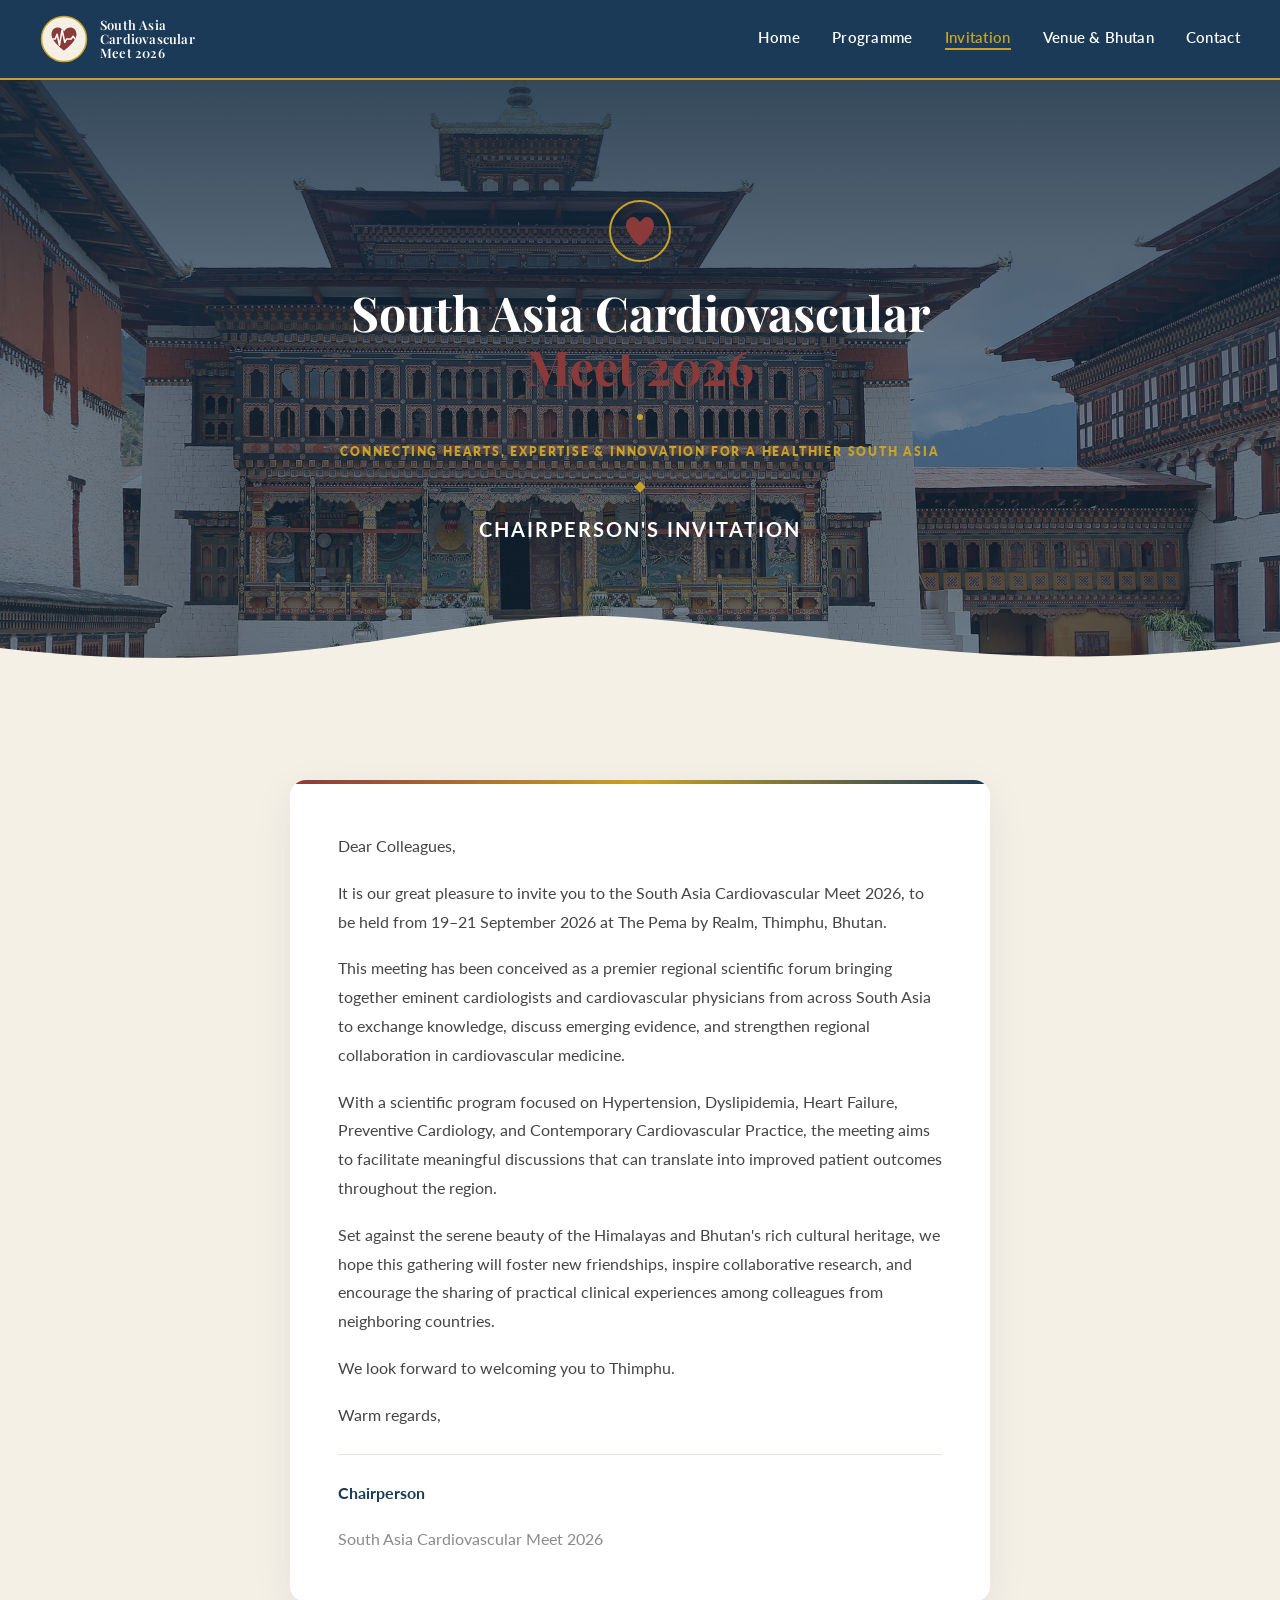
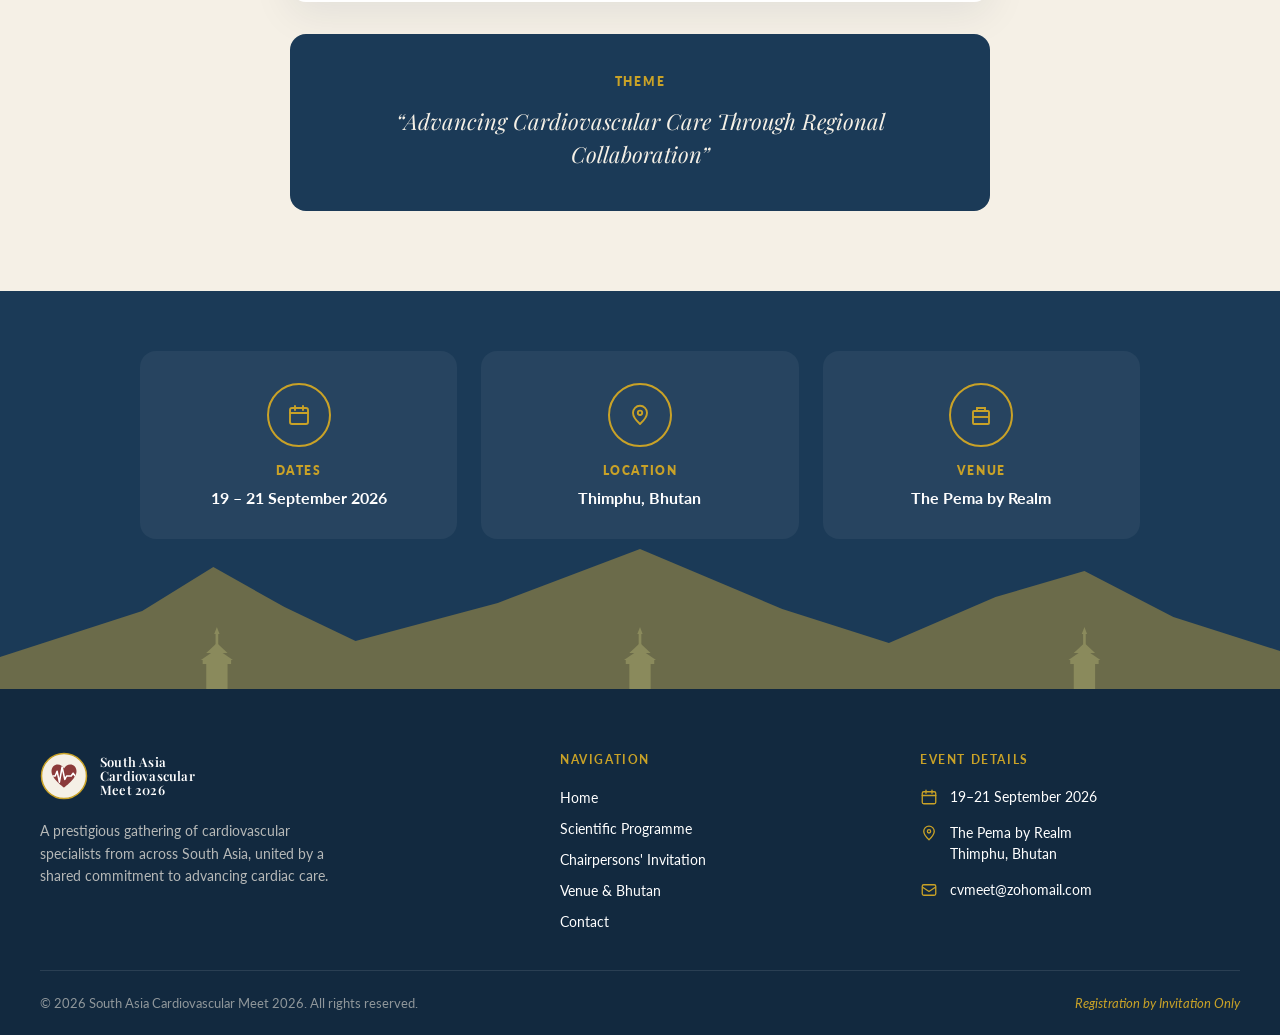
<file: invitation.html>
<!DOCTYPE html>
<html lang="en">
<head>
  <meta charset="UTF-8">
  <meta name="viewport" content="width=device-width, initial-scale=1.0">
  <meta name="description" content="South Asia Cardiovascular Meet 2026 — A premier cardiovascular congress in Thimphu, Bhutan, 19–21 September 2026.">

  <meta property="og:title" content="Invitation | South Asia Cardiovascular Meet 2026">
  <meta property="og:description" content="South Asia Cardiovascular Meet 2026 — A premier cardiovascular congress in Thimphu, Bhutan, 19–21 September 2026.">
  <meta property="og:image" content="assets/images/og-image.jpg">

  <title>Invitation | South Asia Cardiovascular Meet 2026</title>

  <link rel="icon" href="favicon.ico">
  <link rel="preconnect" href="https://fonts.googleapis.com">
  <link rel="preconnect" href="https://fonts.gstatic.com" crossorigin>
  <link href="https://fonts.googleapis.com/css2?family=Lato:wght@400;600;700&family=Playfair+Display:wght@400;600;700&display=swap" rel="stylesheet">
  <link rel="stylesheet" href="assets/css/style.css">
</head>
<body>
<header class="site-header" id="site-header" data-page="invitation">
  <div class="site-header__inner">
    <a class="site-logo" href="index.html" aria-label="South Asia Cardiovascular Meet 2026 home">
      <svg class="site-logo__badge" viewBox="0 0 48 48" width="48" height="48" aria-hidden="true" focusable="false">
        <defs>
          <clipPath id="header-heart-clip">
            <path d="M24 35.5
               C24 35.5 11.5 26.8 11.5 19.2
               C11.5 15.2 14.4 12.6 17.8 12.6
               C20.4 12.6 22.4 14 24 16.6
               C25.6 14 27.6 12.6 30.2 12.6
               C33.6 12.6 36.5 15.2 36.5 19.2
               C36.5 26.8 24 35.5 24 35.5Z"/>
          </clipPath>
        </defs>
        <circle cx="24" cy="24" r="22.5" fill="var(--color-cream)" stroke="var(--color-gold)" stroke-width="1.5"/>
        <path fill="var(--color-maroon)"
          d="M24 35.5
             C24 35.5 11.5 26.8 11.5 19.2
             C11.5 15.2 14.4 12.6 17.8 12.6
             C20.4 12.6 22.4 14 24 16.6
             C25.6 14 27.6 12.6 30.2 12.6
             C33.6 12.6 36.5 15.2 36.5 19.2
             C36.5 26.8 24 35.5 24 35.5Z"/>
        <path fill="none" stroke="var(--color-white)" stroke-width="1.55" stroke-linecap="round" stroke-linejoin="round" clip-path="url(#header-heart-clip)"
          d="M9 24 H15.2 L17.1 19.2 L19.4 30.2 L22.1 15 L24.8 27.4 L26.6 24 H31.2 L33.1 21.2 L35.2 24 H39"/>
      </svg>
      <span class="site-logo__text">
        <span>South Asia</span>
        <span>Cardiovascular</span>
        <span>Meet 2026</span>
      </span>
    </a>

    <button class="nav-toggle" type="button" aria-controls="site-nav" aria-expanded="false" aria-label="Open menu">
      <span class="nav-toggle__bar"></span>
      <span class="nav-toggle__bar"></span>
      <span class="nav-toggle__bar"></span>
    </button>

    <nav class="site-nav" id="site-nav" aria-label="Primary">
      <a href="index.html" data-nav="home">Home</a>
      <a href="programme.html" data-nav="programme">Programme</a>
      <a href="invitation.html" data-nav="invitation">Invitation</a>
      <a href="venue.html" data-nav="venue">Venue &amp; Bhutan</a>
      <a href="contact.html" data-nav="contact">Contact</a>
    </nav>
  </div>
</header>

  <main>
    <section class="hero hero--invitation" aria-label="Chairperson's invitation">
      <div class="hero__content">
        <div class="hero-badge" aria-hidden="true">
          <svg viewBox="0 0 64 64" width="64" height="64">
            <circle cx="32" cy="32" r="30" fill="transparent" stroke="var(--color-gold)" stroke-width="2"/>
            <path fill="var(--color-maroon)"
              d="M32 47
                 C32 47 18 36 18 26
                 C18 21 21.5 18 25 18
                 C27.5 18 29.5 20 32 23
                 C34.5 20 36.5 18 39 18
                 C42.5 18 46 21 46 26
                 C46 36 32 47 32 47Z"/>
          </svg>
        </div>

        <h1 class="hero__title hero__title--split">
          <span class="hero__title-line">South Asia Cardiovascular</span>
          <span class="hero__title-line hero__title-line--accent">Meet 2026</span>
        </h1>

        <div class="ornament-divider" aria-hidden="true">
          <span class="ornament-divider__line"></span>
          <span class="ornament-divider__dot"></span>
          <span class="ornament-divider__line"></span>
        </div>

        <p class="hero__tagline-upper">Connecting Hearts, Expertise &amp; Innovation for a Healthier South Asia</p>

        <div class="ornament-divider ornament-divider--diamond" aria-hidden="true">
          <span class="ornament-divider__line"></span>
          <span class="ornament-divider__diamond"></span>
          <span class="ornament-divider__line"></span>
        </div>

        <p class="hero__kicker">Chairperson's Invitation</p>
      </div>

      <div class="hero__wave" aria-hidden="true">
        <svg viewBox="0 0 1440 90" preserveAspectRatio="none" xmlns="http://www.w3.org/2000/svg">
          <path fill="var(--color-cream)" d="M0,58 C360,96 520,12 720,28 C980,48 1140,88 1440,52 L1440,90 L0,90 Z"/>
        </svg>
      </div>
    </section>

    <section class="invitation-letter" aria-label="Invitation letter">
      <div class="invitation-letter__inner">
        <article class="letter-card card--gradient-top">
          <div class="gradient-top-bar" aria-hidden="true"></div>
          <div class="letter-card__body">
            <p>Dear Colleagues,</p>

            <p>It is our great pleasure to invite you to the South Asia Cardiovascular Meet 2026, to be held from 19–21 September 2026 at The Pema by Realm, Thimphu, Bhutan.</p>

            <p>This meeting has been conceived as a premier regional scientific forum bringing together eminent cardiologists and cardiovascular physicians from across South Asia to exchange knowledge, discuss emerging evidence, and strengthen regional collaboration in cardiovascular medicine.</p>

            <p>With a scientific program focused on Hypertension, Dyslipidemia, Heart Failure, Preventive Cardiology, and Contemporary Cardiovascular Practice, the meeting aims to facilitate meaningful discussions that can translate into improved patient outcomes throughout the region.</p>

            <p>Set against the serene beauty of the Himalayas and Bhutan's rich cultural heritage, we hope this gathering will foster new friendships, inspire collaborative research, and encourage the sharing of practical clinical experiences among colleagues from neighboring countries.</p>

            <p>We look forward to welcoming you to Thimphu.</p>

            <p>Warm regards,</p>

            <hr class="letter-card__rule">

            <p class="letter-card__signatory">Chairperson</p>
            <p class="letter-card__org">South Asia Cardiovascular Meet 2026</p>
          </div>
        </article>

        <aside class="theme-callout" aria-label="Congress theme">
          <p class="theme-callout__label">Theme</p>
          <blockquote class="theme-callout__quote">
            &ldquo;Advancing Cardiovascular Care Through Regional Collaboration&rdquo;
          </blockquote>
        </aside>
      </div>
    </section>

    <section class="invitation-info" aria-label="Event details">
      <div class="invitation-info__grid">
        <div class="invitation-info__card">
          <div class="icon-badge icon-badge--lg" aria-hidden="true">
            <svg viewBox="0 0 24 24" width="24" height="24">
              <rect x="3" y="5" width="18" height="16" rx="2" fill="none" stroke="currentColor" stroke-width="1.9"/>
              <path fill="none" stroke="currentColor" stroke-width="1.9" stroke-linecap="round" d="M8 3v4M16 3v4M3 10h18"/>
            </svg>
          </div>
          <p class="invitation-info__label">Dates</p>
          <p class="invitation-info__value">19 – 21 September 2026</p>
        </div>

        <div class="invitation-info__card">
          <div class="icon-badge icon-badge--lg" aria-hidden="true">
            <svg viewBox="0 0 24 24" width="24" height="24">
              <path fill="none" stroke="currentColor" stroke-width="1.9" stroke-linejoin="round"
                d="M12 21s-7-6.2-7-11.2a7 7 0 1 1 14 0C19 14.8 12 21 12 21Z"/>
              <circle cx="12" cy="9.8" r="2.2" fill="none" stroke="currentColor" stroke-width="1.9"/>
            </svg>
          </div>
          <p class="invitation-info__label">Location</p>
          <p class="invitation-info__value">Thimphu, Bhutan</p>
        </div>

        <div class="invitation-info__card">
          <div class="icon-badge icon-badge--lg" aria-hidden="true">
            <svg viewBox="0 0 24 24" width="24" height="24">
              <rect x="4" y="8" width="16" height="13" rx="1" fill="none" stroke="currentColor" stroke-width="1.9"/>
              <path fill="none" stroke="currentColor" stroke-width="1.9" d="M8 8V5h8v3"/>
              <path fill="none" stroke="currentColor" stroke-width="1.9" d="M4 14h16"/>
            </svg>
          </div>
          <p class="invitation-info__label">Venue</p>
          <p class="invitation-info__value">The Pema by Realm</p>
        </div>
      </div>
    </section>

    <div class="mountain-divider" aria-hidden="true">
      <svg viewBox="0 0 1440 150" preserveAspectRatio="none" xmlns="http://www.w3.org/2000/svg">
        <rect width="1440" height="150" fill="var(--color-navy)"/>
        <path fill="var(--color-olive)"
          d="M0 150 L0 118
             L160 72 L240 28 L320 68 L400 102
             L560 64 L720 10 L880 70 L1000 104
             L1120 58 L1220 32 L1320 78 L1440 112
             L1440 150 Z"/>
        <g fill="#8A8A5C">
          <g transform="translate(226 108)">
            <rect x="6" y="16" width="24" height="26"/>
            <rect x="2" y="13" width="32" height="4"/>
            <polygon points="0,13 18,2 36,13"/>
            <polygon points="6,6 18,-4 30,6"/>
            <rect x="16.5" y="-14" width="3" height="12"/>
            <polygon points="15,-13 18,-20 21,-13"/>
          </g>
          <g transform="translate(702 108)">
            <rect x="6" y="16" width="24" height="26"/>
            <rect x="2" y="13" width="32" height="4"/>
            <polygon points="0,13 18,2 36,13"/>
            <polygon points="6,6 18,-4 30,6"/>
            <rect x="16.5" y="-14" width="3" height="12"/>
            <polygon points="15,-13 18,-20 21,-13"/>
          </g>
          <g transform="translate(1202 108)">
            <rect x="6" y="16" width="24" height="26"/>
            <rect x="2" y="13" width="32" height="4"/>
            <polygon points="0,13 18,2 36,13"/>
            <polygon points="6,6 18,-4 30,6"/>
            <rect x="16.5" y="-14" width="3" height="12"/>
            <polygon points="15,-13 18,-20 21,-13"/>
          </g>
        </g>
      </svg>
    </div>
  </main>

  <footer class="site-footer">
    <div class="site-footer__inner">
      <div class="footer-brand">
        <a class="site-logo" href="index.html" aria-label="South Asia Cardiovascular Meet 2026 home">
          <svg class="site-logo__badge" viewBox="0 0 48 48" width="48" height="48" aria-hidden="true" focusable="false">
            <defs>
              <clipPath id="footer-heart-clip">
                <path d="M24 35.5
                   C24 35.5 11.5 26.8 11.5 19.2
                   C11.5 15.2 14.4 12.6 17.8 12.6
                   C20.4 12.6 22.4 14 24 16.6
                   C25.6 14 27.6 12.6 30.2 12.6
                   C33.6 12.6 36.5 15.2 36.5 19.2
                   C36.5 26.8 24 35.5 24 35.5Z"/>
              </clipPath>
            </defs>
            <circle cx="24" cy="24" r="22.5" fill="var(--color-cream)" stroke="var(--color-gold)" stroke-width="1.5"/>
            <path fill="var(--color-maroon)"
              d="M24 35.5
                 C24 35.5 11.5 26.8 11.5 19.2
                 C11.5 15.2 14.4 12.6 17.8 12.6
                 C20.4 12.6 22.4 14 24 16.6
                 C25.6 14 27.6 12.6 30.2 12.6
                 C33.6 12.6 36.5 15.2 36.5 19.2
                 C36.5 26.8 24 35.5 24 35.5Z"/>
            <path fill="none" stroke="var(--color-white)" stroke-width="1.55" stroke-linecap="round" stroke-linejoin="round" clip-path="url(#footer-heart-clip)"
              d="M9 24 H15.2 L17.1 19.2 L19.4 30.2 L22.1 15 L24.8 27.4 L26.6 24 H31.2 L33.1 21.2 L35.2 24 H39"/>
          </svg>
          <span class="site-logo__text">
            <span>South Asia</span>
            <span>Cardiovascular</span>
            <span>Meet 2026</span>
          </span>
        </a>
        <p class="footer-brand__tagline">A prestigious gathering of cardiovascular specialists from across South Asia, united by a shared commitment to advancing cardiac care.</p>
      </div>

      <div class="footer-nav">
        <h2 class="footer-heading">Navigation</h2>
        <ul>
          <li><a href="index.html">Home</a></li>
          <li><a href="programme.html">Scientific Programme</a></li>
          <li><a href="invitation.html">Chairpersons' Invitation</a></li>
          <li><a href="venue.html">Venue &amp; Bhutan</a></li>
          <li><a href="contact.html">Contact</a></li>
        </ul>
      </div>

      <div class="footer-details">
        <h2 class="footer-heading">Event Details</h2>
        <ul>
          <li>
            <svg class="footer-details__icon" viewBox="0 0 24 24" width="18" height="18" aria-hidden="true" focusable="false">
              <rect x="3" y="5" width="18" height="16" rx="2" fill="none" stroke="currentColor" stroke-width="1.75"/>
              <path fill="none" stroke="currentColor" stroke-width="1.75" stroke-linecap="round" d="M8 3v4M16 3v4M3 10h18"/>
            </svg>
            <span>19–21 September 2026</span>
          </li>
          <li>
            <svg class="footer-details__icon" viewBox="0 0 24 24" width="18" height="18" aria-hidden="true" focusable="false">
              <path fill="none" stroke="currentColor" stroke-width="1.75" stroke-linejoin="round"
                d="M12 21s-7-6.2-7-11.2a7 7 0 1 1 14 0C19 14.8 12 21 12 21Z"/>
              <circle cx="12" cy="9.8" r="2.2" fill="none" stroke="currentColor" stroke-width="1.75"/>
            </svg>
            <span>The Pema by Realm<br>Thimphu, Bhutan</span>
          </li>
          <li>
            <svg class="footer-details__icon" viewBox="0 0 24 24" width="18" height="18" aria-hidden="true" focusable="false">
              <rect x="3" y="5" width="18" height="14" rx="2" fill="none" stroke="currentColor" stroke-width="1.75"/>
              <path fill="none" stroke="currentColor" stroke-width="1.75" stroke-linejoin="round" d="M3 8l9 6 9-6"/>
            </svg>
            <a href="mailto:cvmeet@zohomail.com">cvmeet@zohomail.com</a>
          </li>
        </ul>
      </div>
    </div>

    <div class="site-footer__bar">
      <p class="site-footer__copy">© 2026 South Asia Cardiovascular Meet 2026. All rights reserved.</p>
      <p class="site-footer__note">Registration by Invitation Only</p>
    </div>
  </footer>

  <script src="assets/js/main.js"></script>
</body>
</html>
</file>
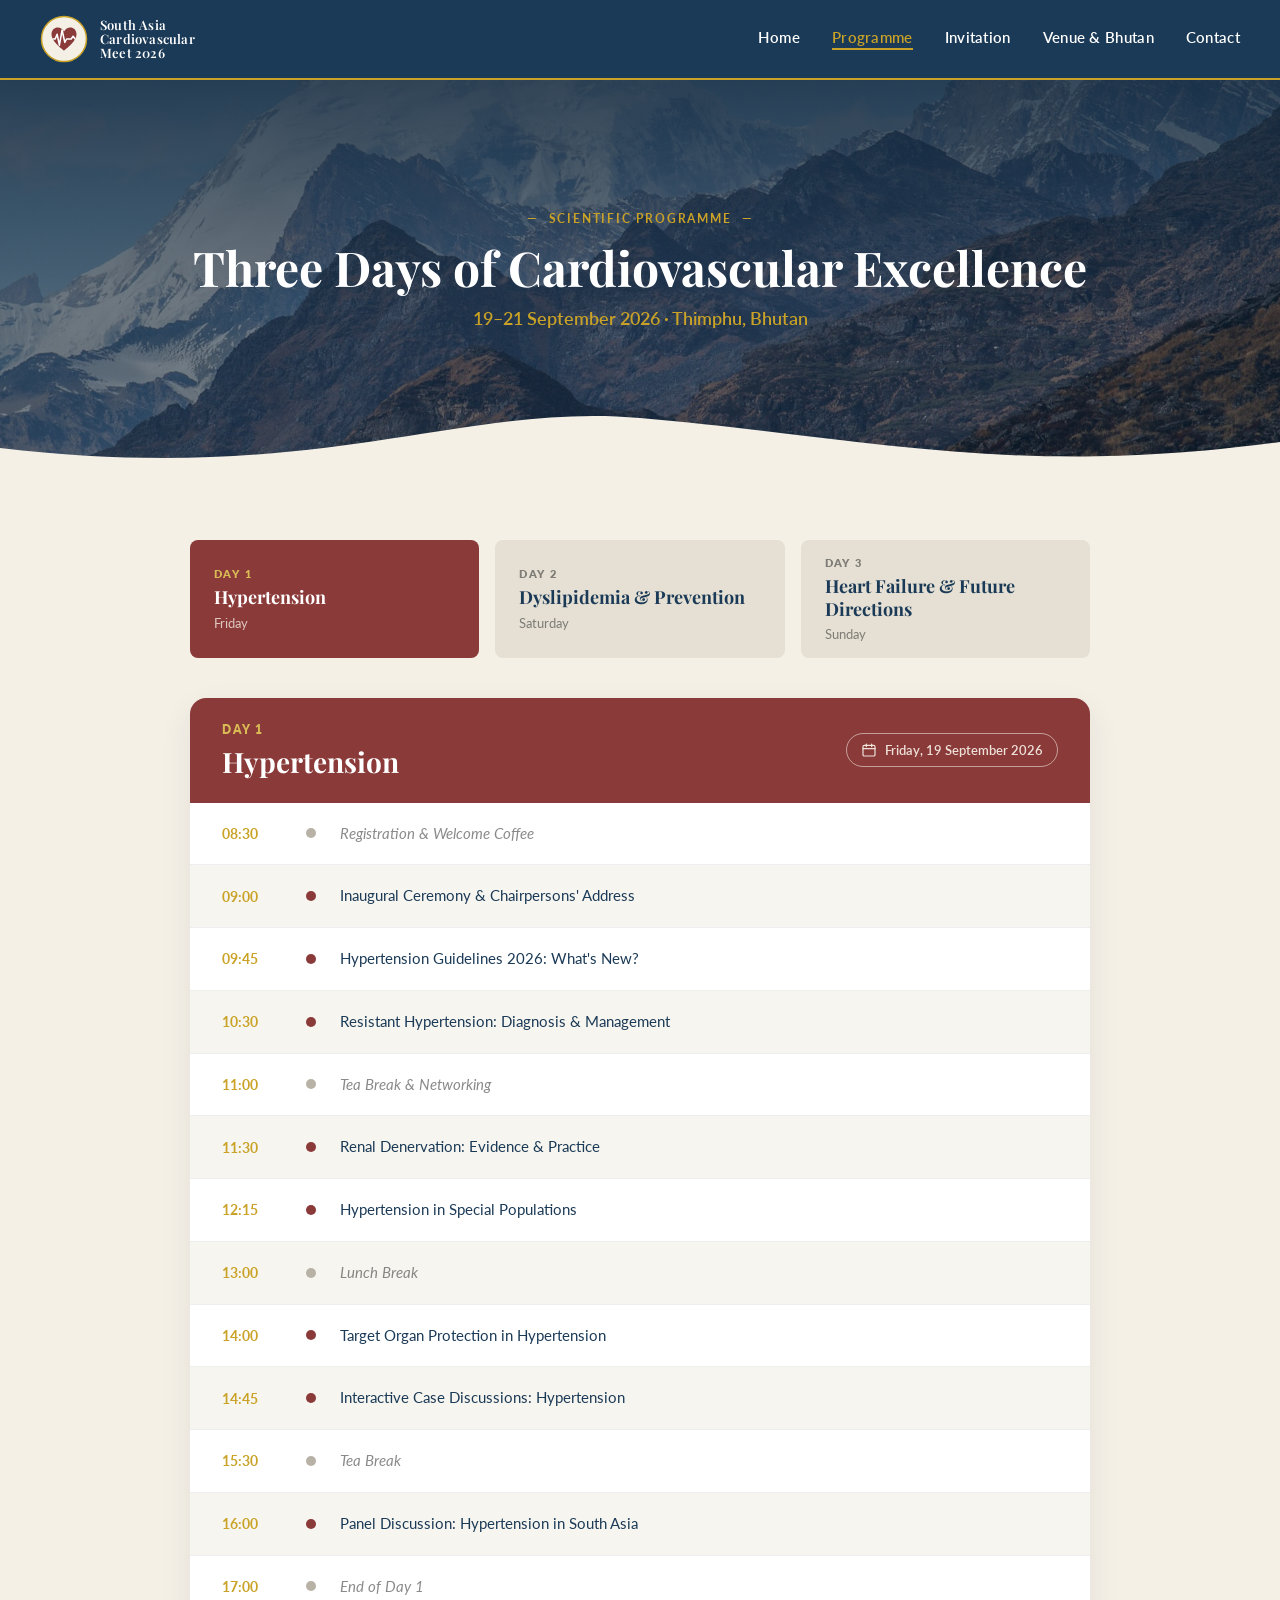
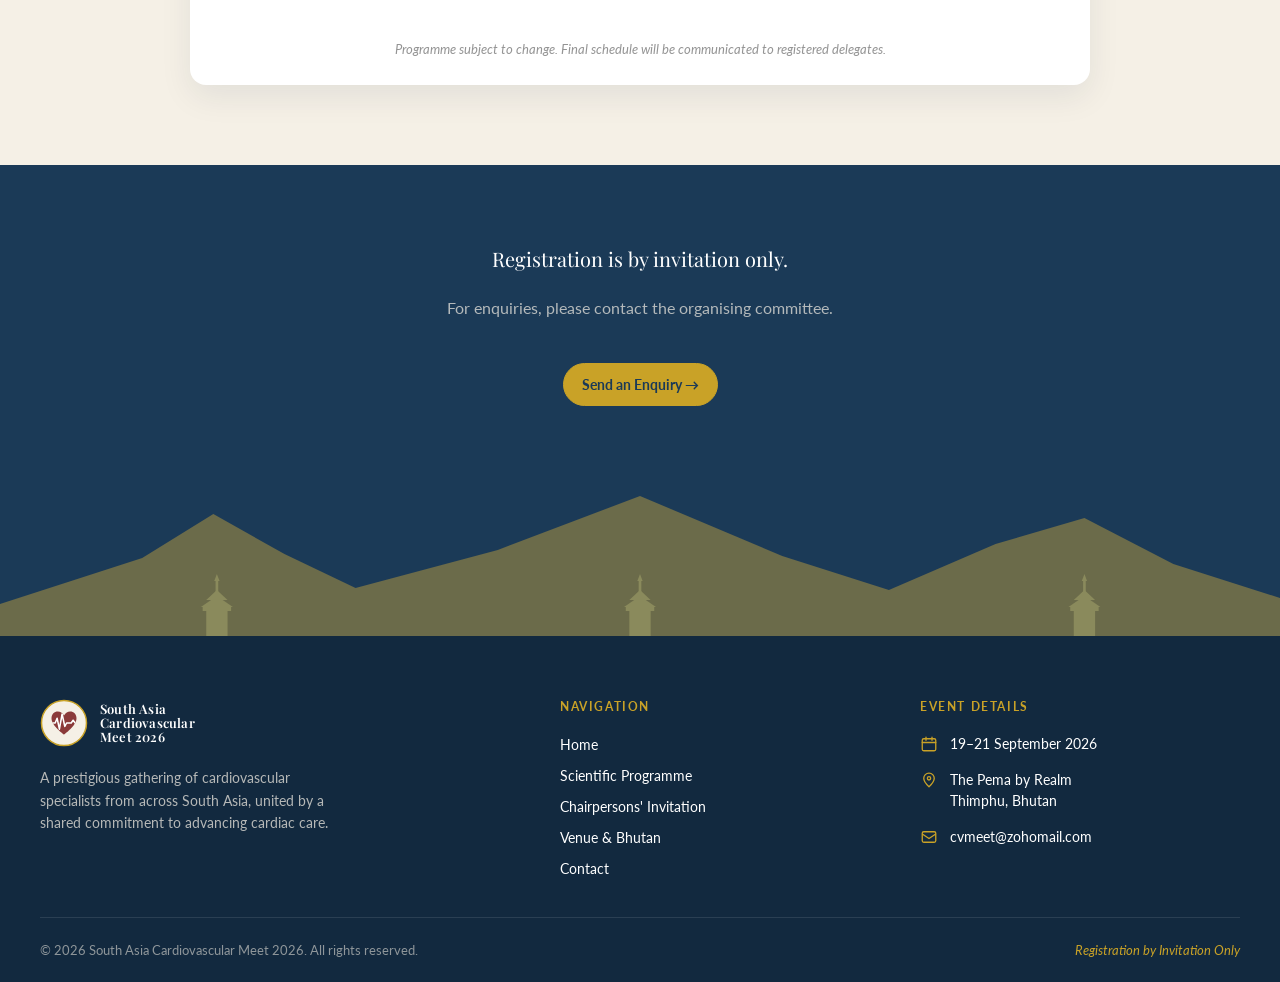
<file: programme.html>
<!DOCTYPE html>
<html lang="en">
<head>
  <meta charset="UTF-8">
  <meta name="viewport" content="width=device-width, initial-scale=1.0">
  <meta name="description" content="South Asia Cardiovascular Meet 2026 — A premier cardiovascular congress in Thimphu, Bhutan, 19–21 September 2026.">

  <meta property="og:title" content="Programme | South Asia Cardiovascular Meet 2026">
  <meta property="og:description" content="South Asia Cardiovascular Meet 2026 — A premier cardiovascular congress in Thimphu, Bhutan, 19–21 September 2026.">
  <meta property="og:image" content="assets/images/og-image.jpg">

  <title>Programme | South Asia Cardiovascular Meet 2026</title>

  <link rel="icon" href="favicon.ico">
  <link rel="preconnect" href="https://fonts.googleapis.com">
  <link rel="preconnect" href="https://fonts.gstatic.com" crossorigin>
  <link href="https://fonts.googleapis.com/css2?family=Lato:wght@400;600;700&family=Playfair+Display:wght@400;600;700&display=swap" rel="stylesheet">
  <link rel="stylesheet" href="assets/css/style.css">
</head>
<body>
<header class="site-header" id="site-header" data-page="programme">
  <div class="site-header__inner">
    <a class="site-logo" href="index.html" aria-label="South Asia Cardiovascular Meet 2026 home">
      <svg class="site-logo__badge" viewBox="0 0 48 48" width="48" height="48" aria-hidden="true" focusable="false">
        <defs>
          <clipPath id="header-heart-clip">
            <path d="M24 35.5
               C24 35.5 11.5 26.8 11.5 19.2
               C11.5 15.2 14.4 12.6 17.8 12.6
               C20.4 12.6 22.4 14 24 16.6
               C25.6 14 27.6 12.6 30.2 12.6
               C33.6 12.6 36.5 15.2 36.5 19.2
               C36.5 26.8 24 35.5 24 35.5Z"/>
          </clipPath>
        </defs>
        <circle cx="24" cy="24" r="22.5" fill="var(--color-cream)" stroke="var(--color-gold)" stroke-width="1.5"/>
        <path fill="var(--color-maroon)"
          d="M24 35.5
             C24 35.5 11.5 26.8 11.5 19.2
             C11.5 15.2 14.4 12.6 17.8 12.6
             C20.4 12.6 22.4 14 24 16.6
             C25.6 14 27.6 12.6 30.2 12.6
             C33.6 12.6 36.5 15.2 36.5 19.2
             C36.5 26.8 24 35.5 24 35.5Z"/>
        <path fill="none" stroke="var(--color-white)" stroke-width="1.55" stroke-linecap="round" stroke-linejoin="round" clip-path="url(#header-heart-clip)"
          d="M9 24 H15.2 L17.1 19.2 L19.4 30.2 L22.1 15 L24.8 27.4 L26.6 24 H31.2 L33.1 21.2 L35.2 24 H39"/>
      </svg>
      <span class="site-logo__text">
        <span>South Asia</span>
        <span>Cardiovascular</span>
        <span>Meet 2026</span>
      </span>
    </a>

    <button class="nav-toggle" type="button" aria-controls="site-nav" aria-expanded="false" aria-label="Open menu">
      <span class="nav-toggle__bar"></span>
      <span class="nav-toggle__bar"></span>
      <span class="nav-toggle__bar"></span>
    </button>

    <nav class="site-nav" id="site-nav" aria-label="Primary">
      <a href="index.html" data-nav="home">Home</a>
      <a href="programme.html" data-nav="programme">Programme</a>
      <a href="invitation.html" data-nav="invitation">Invitation</a>
      <a href="venue.html" data-nav="venue">Venue &amp; Bhutan</a>
      <a href="contact.html" data-nav="contact">Contact</a>
    </nav>
  </div>
</header>

  <main>
    <section class="hero hero--page" aria-label="Scientific programme">
      <div class="hero__content">
        <p class="hero__eyebrow">
          <span class="hero__eyebrow-line">—</span>
          <span>SCIENTIFIC PROGRAMME</span>
          <span class="hero__eyebrow-line">—</span>
        </p>
        <h1 class="hero__title">Three Days of Cardiovascular Excellence</h1>
        <p class="hero__sub">19–21 September 2026 · Thimphu, Bhutan</p>
      </div>

      <div class="hero__wave" aria-hidden="true">
        <svg viewBox="0 0 1440 90" preserveAspectRatio="none" xmlns="http://www.w3.org/2000/svg">
          <path fill="var(--color-cream)" d="M0,58 C360,96 520,12 720,28 C980,48 1140,88 1440,52 L1440,90 L0,90 Z"/>
        </svg>
      </div>
    </section>

    <section class="programme-days" aria-label="Daily scientific programme">
      <div class="day-tabs" id="dayTabs" role="tablist" aria-label="Congress days">
        <button type="button" class="day-tab is-active" id="tab-day-0" role="tab" aria-selected="true" aria-controls="dayPanel" data-day="0">
          <span class="day-tab__kicker">DAY 1</span>
          <span class="day-tab__title">Hypertension</span>
          <span class="day-tab__weekday">Friday</span>
        </button>
        <button type="button" class="day-tab" id="tab-day-1" role="tab" aria-selected="false" aria-controls="dayPanel" data-day="1">
          <span class="day-tab__kicker">DAY 2</span>
          <span class="day-tab__title">Dyslipidemia &amp; Prevention</span>
          <span class="day-tab__weekday">Saturday</span>
        </button>
        <button type="button" class="day-tab" id="tab-day-2" role="tab" aria-selected="false" aria-controls="dayPanel" data-day="2">
          <span class="day-tab__kicker">DAY 3</span>
          <span class="day-tab__title">Heart Failure &amp; Future Directions</span>
          <span class="day-tab__weekday">Sunday</span>
        </button>
      </div>

      <article class="day-panel" id="dayPanel" role="tabpanel" aria-labelledby="tab-day-0">
        <header class="day-panel__header">
          <div>
            <p class="day-panel__kicker" id="dayPanelKicker">DAY 1</p>
            <h2 class="day-panel__title" id="dayPanelTitle">Hypertension</h2>
          </div>
          <div class="day-panel__badge">
            <svg class="pill__icon" viewBox="0 0 24 24" width="16" height="16" aria-hidden="true" focusable="false">
              <rect x="3" y="5" width="18" height="16" rx="2" fill="none" stroke="currentColor" stroke-width="1.8"/>
              <path fill="none" stroke="currentColor" stroke-width="1.8" stroke-linecap="round" d="M8 3v4M16 3v4M3 10h18"/>
            </svg>
            <span id="dayPanelDate">Friday, 19 September 2026</span>
          </div>
        </header>
        <ul class="schedule-list" id="scheduleList"></ul>
        <p class="day-panel__note">Programme subject to change. Final schedule will be communicated to registered delegates.</p>
      </article>
    </section>

    <section class="registration-cta registration-cta--strip" aria-label="Registration notice">
      <p class="registration-cta__heading">Registration is by invitation only.</p>
      <p class="registration-text">For enquiries, please contact the organising committee.</p>
      <div class="section-actions">
        <a class="pill pill--filled pill--gold" href="contact.html">Send an Enquiry &rarr;</a>
      </div>
    </section>

    <div class="mountain-divider" aria-hidden="true">
      <svg viewBox="0 0 1440 150" preserveAspectRatio="none" xmlns="http://www.w3.org/2000/svg">
        <rect width="1440" height="150" fill="var(--color-navy)"/>
        <path fill="var(--color-olive)"
          d="M0 150 L0 118
             L160 72 L240 28 L320 68 L400 102
             L560 64 L720 10 L880 70 L1000 104
             L1120 58 L1220 32 L1320 78 L1440 112
             L1440 150 Z"/>
        <g fill="#8A8A5C">
          <g transform="translate(226 108)">
            <rect x="6" y="16" width="24" height="26"/>
            <rect x="2" y="13" width="32" height="4"/>
            <polygon points="0,13 18,2 36,13"/>
            <polygon points="6,6 18,-4 30,6"/>
            <rect x="16.5" y="-14" width="3" height="12"/>
            <polygon points="15,-13 18,-20 21,-13"/>
          </g>
          <g transform="translate(702 108)">
            <rect x="6" y="16" width="24" height="26"/>
            <rect x="2" y="13" width="32" height="4"/>
            <polygon points="0,13 18,2 36,13"/>
            <polygon points="6,6 18,-4 30,6"/>
            <rect x="16.5" y="-14" width="3" height="12"/>
            <polygon points="15,-13 18,-20 21,-13"/>
          </g>
          <g transform="translate(1202 108)">
            <rect x="6" y="16" width="24" height="26"/>
            <rect x="2" y="13" width="32" height="4"/>
            <polygon points="0,13 18,2 36,13"/>
            <polygon points="6,6 18,-4 30,6"/>
            <rect x="16.5" y="-14" width="3" height="12"/>
            <polygon points="15,-13 18,-20 21,-13"/>
          </g>
        </g>
      </svg>
    </div>
  </main>

  <footer class="site-footer">
    <div class="site-footer__inner">
      <div class="footer-brand">
        <a class="site-logo" href="index.html" aria-label="South Asia Cardiovascular Meet 2026 home">
          <svg class="site-logo__badge" viewBox="0 0 48 48" width="48" height="48" aria-hidden="true" focusable="false">
            <defs>
              <clipPath id="footer-heart-clip">
                <path d="M24 35.5
                   C24 35.5 11.5 26.8 11.5 19.2
                   C11.5 15.2 14.4 12.6 17.8 12.6
                   C20.4 12.6 22.4 14 24 16.6
                   C25.6 14 27.6 12.6 30.2 12.6
                   C33.6 12.6 36.5 15.2 36.5 19.2
                   C36.5 26.8 24 35.5 24 35.5Z"/>
              </clipPath>
            </defs>
            <circle cx="24" cy="24" r="22.5" fill="var(--color-cream)" stroke="var(--color-gold)" stroke-width="1.5"/>
            <path fill="var(--color-maroon)"
              d="M24 35.5
                 C24 35.5 11.5 26.8 11.5 19.2
                 C11.5 15.2 14.4 12.6 17.8 12.6
                 C20.4 12.6 22.4 14 24 16.6
                 C25.6 14 27.6 12.6 30.2 12.6
                 C33.6 12.6 36.5 15.2 36.5 19.2
                 C36.5 26.8 24 35.5 24 35.5Z"/>
            <path fill="none" stroke="var(--color-white)" stroke-width="1.55" stroke-linecap="round" stroke-linejoin="round" clip-path="url(#footer-heart-clip)"
              d="M9 24 H15.2 L17.1 19.2 L19.4 30.2 L22.1 15 L24.8 27.4 L26.6 24 H31.2 L33.1 21.2 L35.2 24 H39"/>
          </svg>
          <span class="site-logo__text">
            <span>South Asia</span>
            <span>Cardiovascular</span>
            <span>Meet 2026</span>
          </span>
        </a>
        <p class="footer-brand__tagline">A prestigious gathering of cardiovascular specialists from across South Asia, united by a shared commitment to advancing cardiac care.</p>
      </div>

      <div class="footer-nav">
        <h2 class="footer-heading">Navigation</h2>
        <ul>
          <li><a href="index.html">Home</a></li>
          <li><a href="programme.html">Scientific Programme</a></li>
          <li><a href="invitation.html">Chairpersons' Invitation</a></li>
          <li><a href="venue.html">Venue &amp; Bhutan</a></li>
          <li><a href="contact.html">Contact</a></li>
        </ul>
      </div>

      <div class="footer-details">
        <h2 class="footer-heading">Event Details</h2>
        <ul>
          <li>
            <svg class="footer-details__icon" viewBox="0 0 24 24" width="18" height="18" aria-hidden="true" focusable="false">
              <rect x="3" y="5" width="18" height="16" rx="2" fill="none" stroke="currentColor" stroke-width="1.75"/>
              <path fill="none" stroke="currentColor" stroke-width="1.75" stroke-linecap="round" d="M8 3v4M16 3v4M3 10h18"/>
            </svg>
            <span>19–21 September 2026</span>
          </li>
          <li>
            <svg class="footer-details__icon" viewBox="0 0 24 24" width="18" height="18" aria-hidden="true" focusable="false">
              <path fill="none" stroke="currentColor" stroke-width="1.75" stroke-linejoin="round"
                d="M12 21s-7-6.2-7-11.2a7 7 0 1 1 14 0C19 14.8 12 21 12 21Z"/>
              <circle cx="12" cy="9.8" r="2.2" fill="none" stroke="currentColor" stroke-width="1.75"/>
            </svg>
            <span>The Pema by Realm<br>Thimphu, Bhutan</span>
          </li>
          <li>
            <svg class="footer-details__icon" viewBox="0 0 24 24" width="18" height="18" aria-hidden="true" focusable="false">
              <rect x="3" y="5" width="18" height="14" rx="2" fill="none" stroke="currentColor" stroke-width="1.75"/>
              <path fill="none" stroke="currentColor" stroke-width="1.75" stroke-linejoin="round" d="M3 8l9 6 9-6"/>
            </svg>
            <a href="mailto:cvmeet@zohomail.com">cvmeet@zohomail.com</a>
          </li>
        </ul>
      </div>
    </div>

    <div class="site-footer__bar">
      <p class="site-footer__copy">© 2026 South Asia Cardiovascular Meet 2026. All rights reserved.</p>
      <p class="site-footer__note">Registration by Invitation Only</p>
    </div>
  </footer>

  <script src="assets/js/main.js"></script>
</body>
</html>
</file>
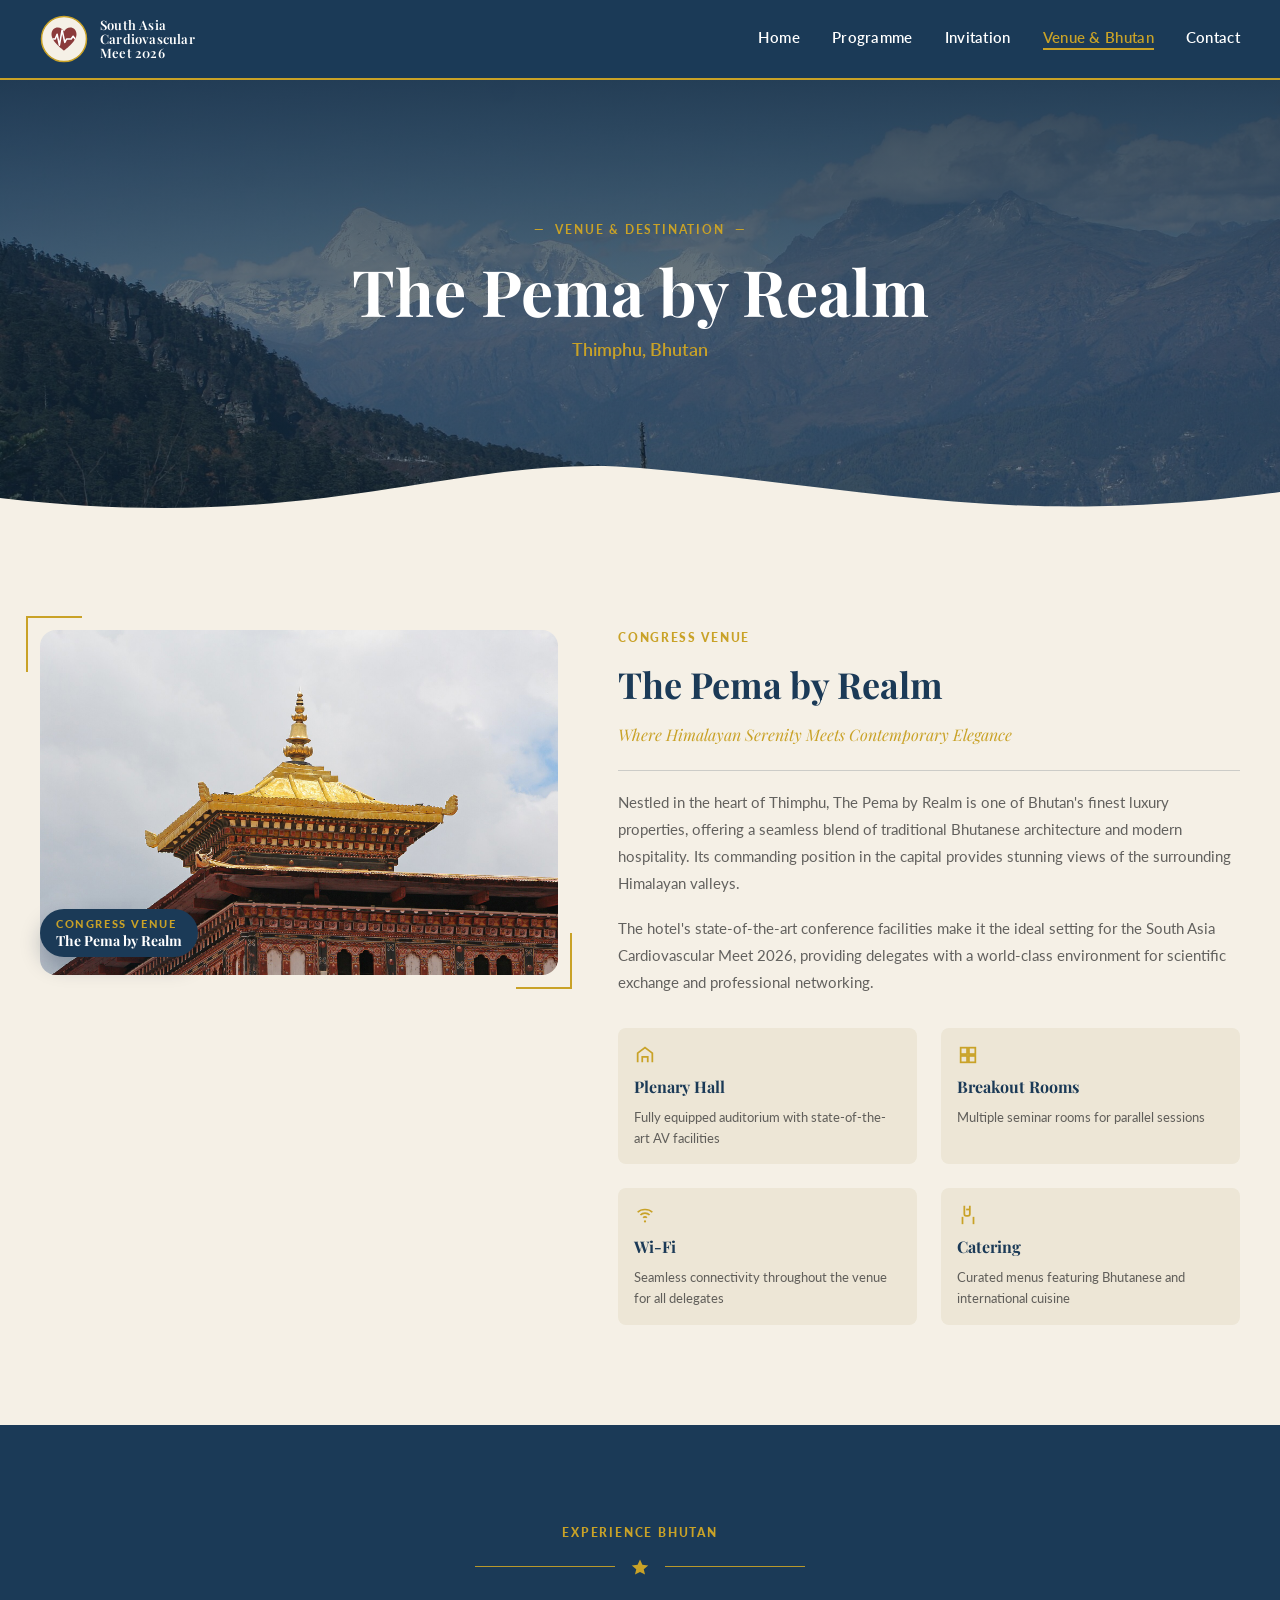
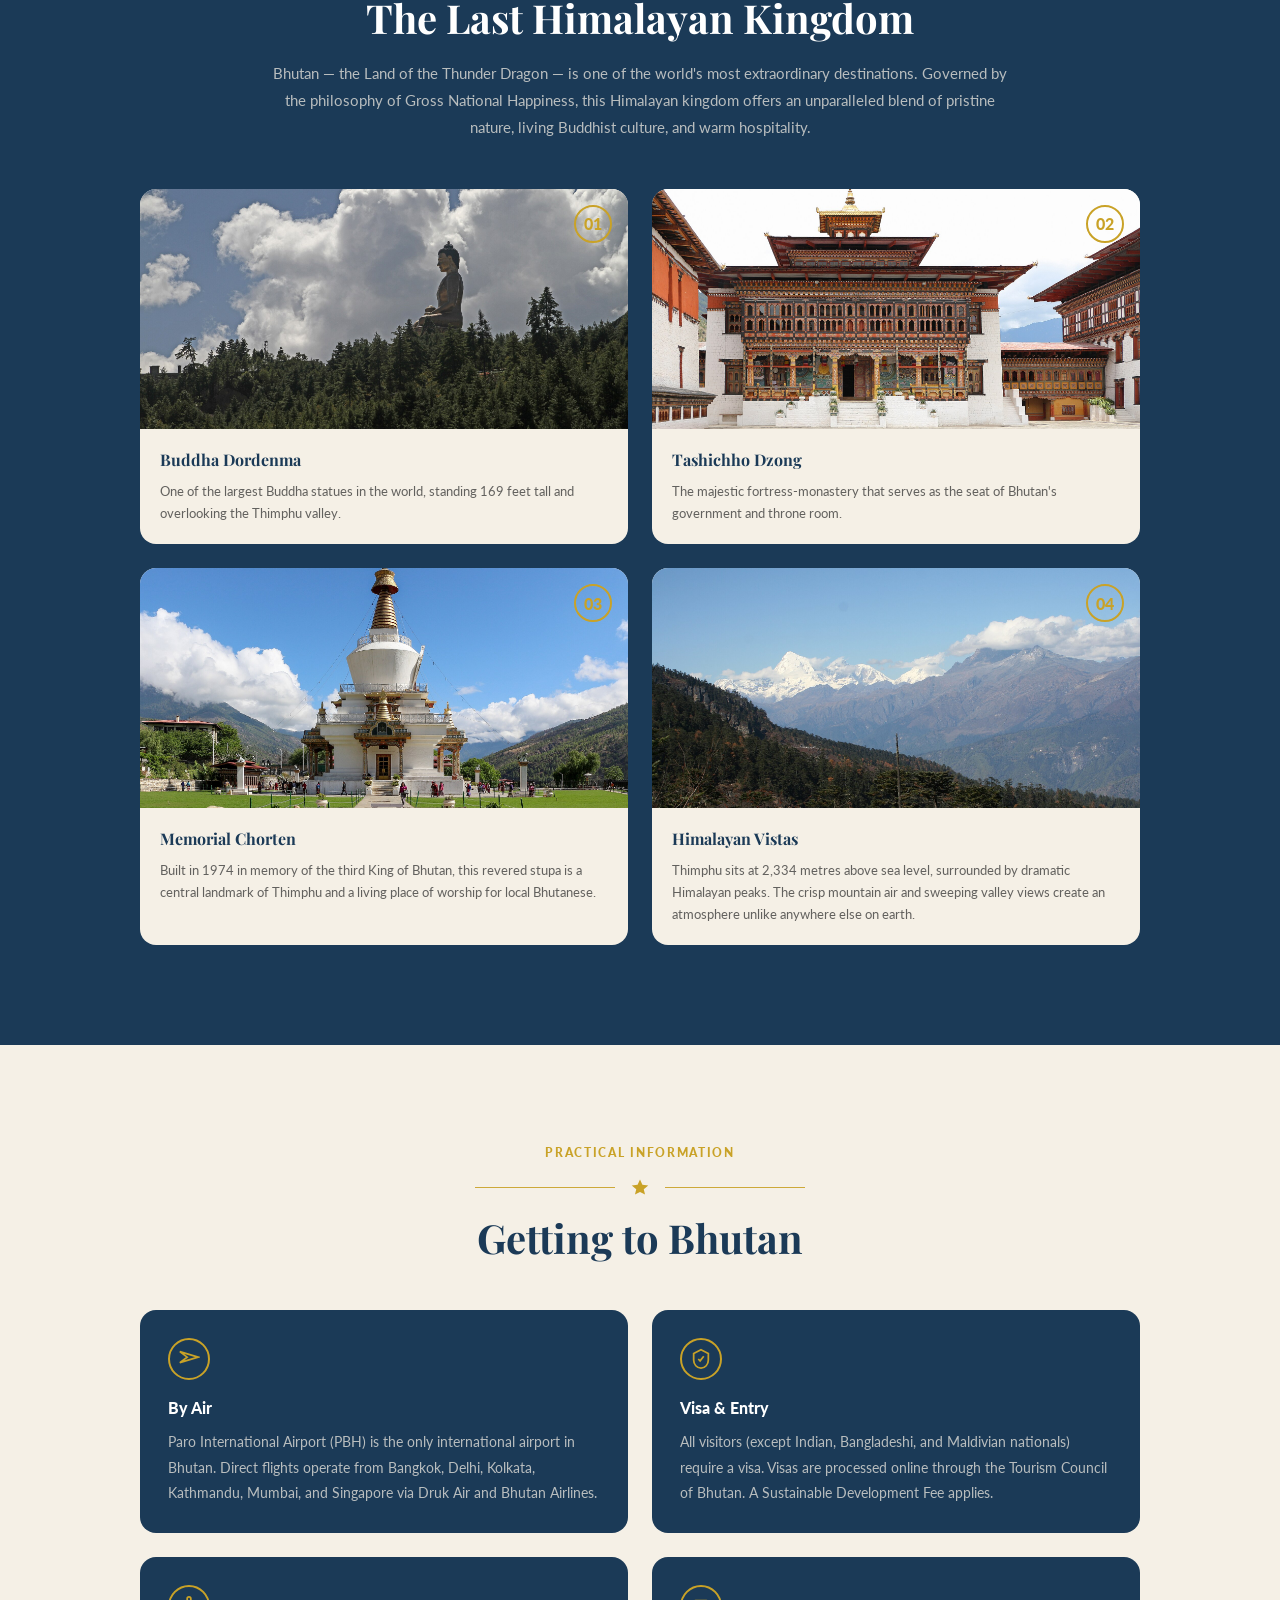
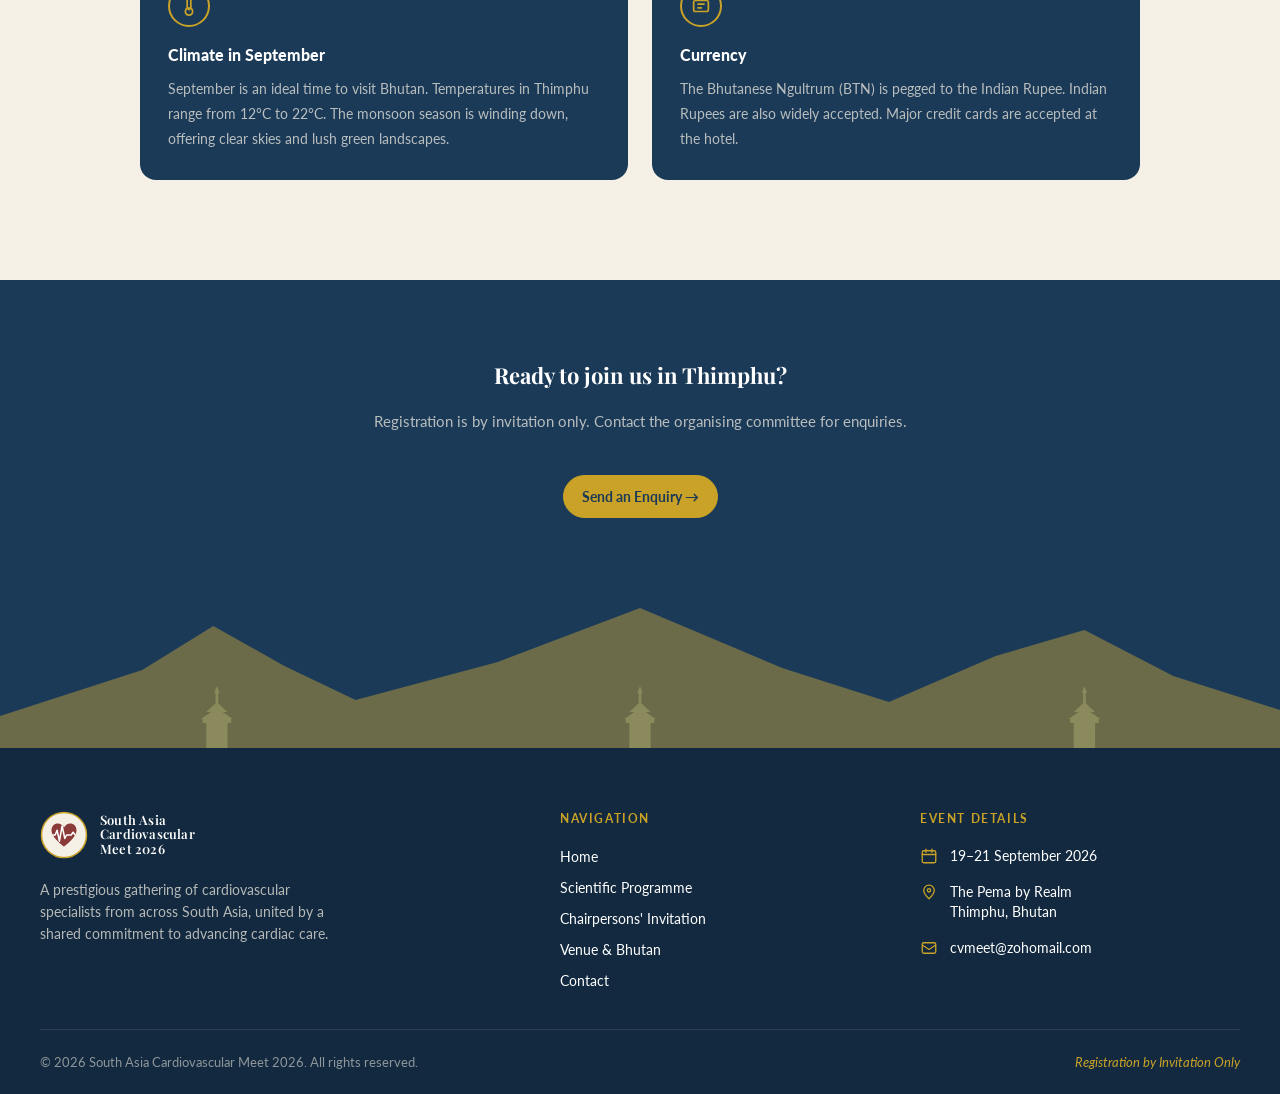
<file: venue.html>
<!DOCTYPE html>
<html lang="en">
<head>
  <meta charset="UTF-8">
  <meta name="viewport" content="width=device-width, initial-scale=1.0">
  <meta name="description" content="South Asia Cardiovascular Meet 2026 — A premier cardiovascular congress in Thimphu, Bhutan, 19–21 September 2026.">

  <meta property="og:title" content="Venue & Bhutan | South Asia Cardiovascular Meet 2026">
  <meta property="og:description" content="South Asia Cardiovascular Meet 2026 — A premier cardiovascular congress in Thimphu, Bhutan, 19–21 September 2026.">
  <meta property="og:image" content="assets/images/og-image.jpg">

  <title>Venue & Bhutan | South Asia Cardiovascular Meet 2026</title>

  <link rel="icon" href="favicon.ico">
  <link rel="preconnect" href="https://fonts.googleapis.com">
  <link rel="preconnect" href="https://fonts.gstatic.com" crossorigin>
  <link href="https://fonts.googleapis.com/css2?family=Lato:wght@400;600;700&family=Playfair+Display:wght@400;600;700&display=swap" rel="stylesheet">
  <link rel="stylesheet" href="assets/css/style.css">
</head>
<body>
<header class="site-header" id="site-header" data-page="venue">
  <div class="site-header__inner">
    <a class="site-logo" href="index.html" aria-label="South Asia Cardiovascular Meet 2026 home">
      <svg class="site-logo__badge" viewBox="0 0 48 48" width="48" height="48" aria-hidden="true" focusable="false">
        <defs>
          <clipPath id="header-heart-clip">
            <path d="M24 35.5
               C24 35.5 11.5 26.8 11.5 19.2
               C11.5 15.2 14.4 12.6 17.8 12.6
               C20.4 12.6 22.4 14 24 16.6
               C25.6 14 27.6 12.6 30.2 12.6
               C33.6 12.6 36.5 15.2 36.5 19.2
               C36.5 26.8 24 35.5 24 35.5Z"/>
          </clipPath>
        </defs>
        <circle cx="24" cy="24" r="22.5" fill="var(--color-cream)" stroke="var(--color-gold)" stroke-width="1.5"/>
        <path fill="var(--color-maroon)"
          d="M24 35.5
             C24 35.5 11.5 26.8 11.5 19.2
             C11.5 15.2 14.4 12.6 17.8 12.6
             C20.4 12.6 22.4 14 24 16.6
             C25.6 14 27.6 12.6 30.2 12.6
             C33.6 12.6 36.5 15.2 36.5 19.2
             C36.5 26.8 24 35.5 24 35.5Z"/>
        <path fill="none" stroke="var(--color-white)" stroke-width="1.55" stroke-linecap="round" stroke-linejoin="round" clip-path="url(#header-heart-clip)"
          d="M9 24 H15.2 L17.1 19.2 L19.4 30.2 L22.1 15 L24.8 27.4 L26.6 24 H31.2 L33.1 21.2 L35.2 24 H39"/>
      </svg>
      <span class="site-logo__text">
        <span>South Asia</span>
        <span>Cardiovascular</span>
        <span>Meet 2026</span>
      </span>
    </a>

    <button class="nav-toggle" type="button" aria-controls="site-nav" aria-expanded="false" aria-label="Open menu">
      <span class="nav-toggle__bar"></span>
      <span class="nav-toggle__bar"></span>
      <span class="nav-toggle__bar"></span>
    </button>

    <nav class="site-nav" id="site-nav" aria-label="Primary">
      <a href="index.html" data-nav="home">Home</a>
      <a href="programme.html" data-nav="programme">Programme</a>
      <a href="invitation.html" data-nav="invitation">Invitation</a>
      <a href="venue.html" data-nav="venue">Venue &amp; Bhutan</a>
      <a href="contact.html" data-nav="contact">Contact</a>
    </nav>
  </div>
</header>

  <main>
    <!-- HERO -->
    <section class="hero hero--venue" aria-label="Venue and Bhutan hero">
      <div class="hero__content">
        <p class="hero__eyebrow">
          <span class="hero__eyebrow-line">—</span>
          <span>VENUE &amp; DESTINATION</span>
          <span class="hero__eyebrow-line">—</span>
        </p>
        <h1 class="hero__title">The Pema by Realm</h1>
        <p class="hero__sub">Thimphu, Bhutan</p>
      </div>

      <div class="hero__wave" aria-hidden="true">
        <svg viewBox="0 0 1440 90" preserveAspectRatio="none" xmlns="http://www.w3.org/2000/svg">
          <path fill="var(--color-cream)" d="M0,58 C360,96 520,12 720,28 C980,48 1140,88 1440,52 L1440,90 L0,90 Z"/>
        </svg>
      </div>
    </section>

    <!-- VENUE DETAIL -->
    <section class="venue-detail" aria-label="Venue detail">
      <div class="venue-detail__grid">
        <div class="venue-detail-media">
          <div class="venue-media">
            <img class="venue-media__img" src="assets/images/venue-thimphu.jpg" alt="The Pema by Realm, Thimphu" />
          </div>
          <div class="venue-image-tag" aria-hidden="true">
            <div class="venue-image-tag__top">CONGRESS VENUE</div>
            <div class="venue-image-tag__bottom">The Pema by Realm</div>
          </div>
        </div>

        <div class="venue-detail-copy">
          <div class="venue-eyebrow">CONGRESS VENUE</div>
          <h2 class="venue-h2">The Pema by Realm</h2>
          <p class="venue-italic-sub">Where Himalayan Serenity Meets Contemporary Elegance</p>
          <div class="venue-detail-divider" aria-hidden="true"></div>

          <p class="venue-detail-text">
            Nestled in the heart of Thimphu, The Pema by Realm is one of Bhutan's finest luxury properties,
            offering a seamless blend of traditional Bhutanese architecture and modern hospitality.
            Its commanding position in the capital provides stunning views of the surrounding Himalayan valleys.
          </p>
          <p class="venue-detail-text">
            The hotel's state-of-the-art conference facilities make it the ideal setting for the South Asia Cardiovascular Meet 2026,
            providing delegates with a world-class environment for scientific exchange and professional networking.
          </p>

          <div class="venue-feature-grid" aria-label="Venue features">
            <div class="venue-feature-card">
              <div class="venue-feature-card__icon" aria-hidden="true">
                <svg viewBox="0 0 24 24" width="22" height="22">
                  <path fill="none" stroke="currentColor" stroke-width="1.9" d="M4 20V10l8-6 8 6v10"/>
                  <path fill="none" stroke="currentColor" stroke-width="1.9" d="M9 20v-6h6v6"/>
                </svg>
              </div>
              <div class="venue-feature-card__title">Plenary Hall</div>
              <div class="venue-feature-card__desc">Fully equipped auditorium with state-of-the-art AV facilities</div>
            </div>

            <div class="venue-feature-card">
              <div class="venue-feature-card__icon" aria-hidden="true">
                <svg viewBox="0 0 24 24" width="22" height="22">
                  <rect x="4" y="4" width="7" height="7" fill="none" stroke="currentColor" stroke-width="1.9"/>
                  <rect x="13" y="4" width="7" height="7" fill="none" stroke="currentColor" stroke-width="1.9"/>
                  <rect x="4" y="13" width="7" height="7" fill="none" stroke="currentColor" stroke-width="1.9"/>
                  <rect x="13" y="13" width="7" height="7" fill="none" stroke="currentColor" stroke-width="1.9"/>
                </svg>
              </div>
              <div class="venue-feature-card__title">Breakout Rooms</div>
              <div class="venue-feature-card__desc">Multiple seminar rooms for parallel sessions</div>
            </div>

            <div class="venue-feature-card">
              <div class="venue-feature-card__icon" aria-hidden="true">
                <svg viewBox="0 0 24 24" width="22" height="22">
                  <path fill="none" stroke="currentColor" stroke-width="1.9" d="M4 9c4-4 12-4 16 0"/>
                  <path fill="none" stroke="currentColor" stroke-width="1.9" d="M7 12c2.6-2.6 7.4-2.6 10 0"/>
                  <path fill="none" stroke="currentColor" stroke-width="1.9" d="M10 15c1.2-1.2 2.8-1.2 4 0"/>
                  <circle cx="12" cy="19" r="1.2" fill="currentColor"/>
                </svg>
              </div>
              <div class="venue-feature-card__title">Wi‑Fi</div>
              <div class="venue-feature-card__desc">Seamless connectivity throughout the venue for all delegates</div>
            </div>

            <div class="venue-feature-card">
              <div class="venue-feature-card__icon" aria-hidden="true">
                <svg viewBox="0 0 24 24" width="22" height="22">
                  <path fill="none" stroke="currentColor" stroke-width="1.9" d="M8 2v9a2 2 0 0 0 2 2h2a2 2 0 0 0 2-2V2"/>
                  <path fill="none" stroke="currentColor" stroke-width="1.9" d="M6 22V14"/>
                  <path fill="none" stroke="currentColor" stroke-width="1.9" d="M18 22V14"/>
                  <path fill="none" stroke="currentColor" stroke-width="1.9" d="M10 6h4"/>
                </svg>
              </div>
              <div class="venue-feature-card__title">Catering</div>
              <div class="venue-feature-card__desc">Curated menus featuring Bhutanese and international cuisine</div>
            </div>
          </div>
        </div>
      </div>
    </section>

    <!-- EXPERIENCE BHUTAN -->
    <section class="experience-bhutan" aria-label="Experience Bhutan">
      <div class="section-inner section-inner--center">
        <div class="eyebrow">EXPERIENCE BHUTAN</div>
        <div class="line-starline" aria-hidden="true">
          <span class="line-starline__line"></span>
          <svg class="line-starline__star" viewBox="0 0 24 24" width="18" height="18">
            <path fill="currentColor" d="M12 2l3.2 7.1L23 10l-6 4.9L18.7 22 12 18.6 5.3 22 7 14.9 1 10l7.8-.9L12 2z"/>
          </svg>
          <span class="line-starline__line"></span>
        </div>

        <h2 class="experience-title">The Last Himalayan Kingdom</h2>
        <p class="experience-text">
          Bhutan — the Land of the Thunder Dragon — is one of the world's most extraordinary destinations.
          Governed by the philosophy of Gross National Happiness, this Himalayan kingdom offers an unparalleled blend of pristine nature,
          living Buddhist culture, and warm hospitality.
        </p>

        <div class="bhutan-attractions" aria-label="Attractions">
          <article class="bhutan-card">
            <div class="bhutan-card__media">
              <img class="bhutan-card__img" src="assets/images/buddha-dordenma.jpg" alt="Buddha Dordenma (placeholder)" />
              <div class="bhutan-card__num" aria-hidden="true">01</div>
            </div>
            <div class="bhutan-card__body">
              <div class="bhutan-card__title">Buddha Dordenma</div>
              <p class="bhutan-card__desc">One of the largest Buddha statues in the world, standing 169 feet tall and overlooking the Thimphu valley.</p>
            </div>
          </article>

          <article class="bhutan-card">
            <div class="bhutan-card__media">
              <img class="bhutan-card__img" src="assets/images/tashichho-dzong.jpg" alt="Tashichho Dzong (placeholder)" />
              <div class="bhutan-card__num" aria-hidden="true">02</div>
            </div>
            <div class="bhutan-card__body">
              <div class="bhutan-card__title">Tashichho Dzong</div>
              <p class="bhutan-card__desc">The majestic fortress-monastery that serves as the seat of Bhutan's government and throne room.</p>
            </div>
          </article>

          <article class="bhutan-card">
            <div class="bhutan-card__media">
              <img class="bhutan-card__img" src="assets/images/memorial-chorten.jpg" alt="Memorial Chorten (placeholder)" />
              <div class="bhutan-card__num" aria-hidden="true">03</div>
            </div>
            <div class="bhutan-card__body">
              <div class="bhutan-card__title">Memorial Chorten</div>
              <p class="bhutan-card__desc">Built in 1974 in memory of the third King of Bhutan, this revered stupa is a central landmark of Thimphu and a living place of worship for local Bhutanese.</p>
            </div>
          </article>

          <article class="bhutan-card">
            <div class="bhutan-card__media">
              <img class="bhutan-card__img" src="assets/images/himalayan-vistas.jpg" alt="Himalayan Vistas (placeholder)" />
              <div class="bhutan-card__num" aria-hidden="true">04</div>
            </div>
            <div class="bhutan-card__body">
              <div class="bhutan-card__title">Himalayan Vistas</div>
              <p class="bhutan-card__desc">Thimphu sits at 2,334 metres above sea level, surrounded by dramatic Himalayan peaks. The crisp mountain air and sweeping valley views create an atmosphere unlike anywhere else on earth.</p>
            </div>
          </article>
        </div>
      </div>
    </section>

    <!-- GETTING TO BHUTAN -->
    <section class="getting-to-bhutan" aria-label="Practical information for visiting Bhutan">
      <div class="section-inner section-inner--center">
        <div class="experience-eyebrow">PRACTICAL INFORMATION</div>
        <div class="line-starline" aria-hidden="true">
          <span class="line-starline__line"></span>
          <svg class="line-starline__star" viewBox="0 0 24 24" width="18" height="18">
            <path fill="currentColor" d="M12 2l3.2 7.1L23 10l-6 4.9L18.7 22 12 18.6 5.3 22 7 14.9 1 10l7.8-.9L12 2z"/>
          </svg>
          <span class="line-starline__line"></span>
        </div>

        <h2 class="experience-title experience-title--navy">Getting to Bhutan</h2>

        <div class="getting-grid" aria-label="Getting to Bhutan cards">
          <article class="getting-card">
            <div class="getting-card__icon" aria-hidden="true">
              <svg viewBox="0 0 24 24" width="22" height="22">
                <path fill="none" stroke="currentColor" stroke-width="1.9" d="M2 16l20-6-20-6 8 6-8 6z"/>
              </svg>
            </div>
            <div class="getting-card__title">By Air</div>
            <p class="getting-card__text">
              Paro International Airport (PBH) is the only international airport in Bhutan. Direct flights operate from Bangkok, Delhi, Kolkata, Kathmandu, Mumbai, and Singapore via Druk Air and Bhutan Airlines.
            </p>
          </article>

          <article class="getting-card">
            <div class="getting-card__icon" aria-hidden="true">
              <svg viewBox="0 0 24 24" width="22" height="22">
                <path fill="none" stroke="currentColor" stroke-width="1.9" d="M12 2l8 4v7c0 5-3.5 9-8 9s-8-4-8-9V6l8-4z"/>
                <path fill="none" stroke="currentColor" stroke-width="1.9" d="M9 12l2 2 4-5"/>
              </svg>
            </div>
            <div class="getting-card__title">Visa &amp; Entry</div>
            <p class="getting-card__text">
              All visitors (except Indian, Bangladeshi, and Maldivian nationals) require a visa. Visas are processed online through the Tourism Council of Bhutan. A Sustainable Development Fee applies.
            </p>
          </article>

          <article class="getting-card">
            <div class="getting-card__icon" aria-hidden="true">
              <svg viewBox="0 0 24 24" width="22" height="22">
                <path fill="none" stroke="currentColor" stroke-width="1.9" d="M10 14.5V4a2 2 0 1 1 4 0v10.5a4 4 0 1 1-4 0z"/>
                <circle cx="12" cy="15" r="2" fill="currentColor"/>
              </svg>
            </div>
            <div class="getting-card__title">Climate in September</div>
            <p class="getting-card__text">
              September is an ideal time to visit Bhutan. Temperatures in Thimphu range from 12°C to 22°C. The monsoon season is winding down, offering clear skies and lush green landscapes.
            </p>
          </article>

          <article class="getting-card">
            <div class="getting-card__icon" aria-hidden="true">
              <svg viewBox="0 0 24 24" width="22" height="22">
                <rect x="4" y="6" width="16" height="12" rx="2" fill="none" stroke="currentColor" stroke-width="1.9"/>
                <path fill="none" stroke="currentColor" stroke-width="1.9" d="M8 10h8M8 14h5"/>
              </svg>
            </div>
            <div class="getting-card__title">Currency</div>
            <p class="getting-card__text">
              The Bhutanese Ngultrum (BTN) is pegged to the Indian Rupee. Indian Rupees are also widely accepted. Major credit cards are accepted at the hotel.
            </p>
          </article>
        </div>
      </div>
    </section>

    <!-- CTA -->
    <section class="venue-cta" aria-label="Registration CTA">
      <div class="section-inner section-inner--center">
        <h2 class="venue-cta__title">Ready to join us in Thimphu?</h2>
        <p class="venue-cta__text">Registration is by invitation only. Contact the organising committee for enquiries.</p>
        <div class="section-actions">
          <a class="pill pill--filled pill--gold" href="contact.html">Send an Enquiry &rarr;</a>
        </div>
      </div>
    </section>

    <!-- MOUNTAIN SILHOUETTE DIVIDER -->
    <div class="mountain-divider" aria-hidden="true">
      <svg viewBox="0 0 1440 150" preserveAspectRatio="none" xmlns="http://www.w3.org/2000/svg">
        <rect width="1440" height="150" fill="var(--color-navy)"/>
        <path fill="var(--color-olive)"
          d="M0 150 L0 118
             L160 72 L240 28 L320 68 L400 102
             L560 64 L720 10 L880 70 L1000 104
             L1120 58 L1220 32 L1320 78 L1440 112
             L1440 150 Z"/>
        <g fill="#8A8A5C">
          <g transform="translate(226 108)">
            <rect x="6" y="16" width="24" height="26"/>
            <rect x="2" y="13" width="32" height="4"/>
            <polygon points="0,13 18,2 36,13"/>
            <polygon points="6,6 18,-4 30,6"/>
            <rect x="16.5" y="-14" width="3" height="12"/>
            <polygon points="15,-13 18,-20 21,-13"/>
          </g>
          <g transform="translate(702 108)">
            <rect x="6" y="16" width="24" height="26"/>
            <rect x="2" y="13" width="32" height="4"/>
            <polygon points="0,13 18,2 36,13"/>
            <polygon points="6,6 18,-4 30,6"/>
            <rect x="16.5" y="-14" width="3" height="12"/>
            <polygon points="15,-13 18,-20 21,-13"/>
          </g>
          <g transform="translate(1202 108)">
            <rect x="6" y="16" width="24" height="26"/>
            <rect x="2" y="13" width="32" height="4"/>
            <polygon points="0,13 18,2 36,13"/>
            <polygon points="6,6 18,-4 30,6"/>
            <rect x="16.5" y="-14" width="3" height="12"/>
            <polygon points="15,-13 18,-20 21,-13"/>
          </g>
        </g>
      </svg>
    </div>
  </main>

  <footer class="site-footer">
    <div class="site-footer__inner">
      <div class="footer-brand">
        <a class="site-logo" href="index.html" aria-label="South Asia Cardiovascular Meet 2026 home">
          <svg class="site-logo__badge" viewBox="0 0 48 48" width="48" height="48" aria-hidden="true" focusable="false">
            <defs>
              <clipPath id="footer-heart-clip">
                <path d="M24 35.5
                   C24 35.5 11.5 26.8 11.5 19.2
                   C11.5 15.2 14.4 12.6 17.8 12.6
                   C20.4 12.6 22.4 14 24 16.6
                   C25.6 14 27.6 12.6 30.2 12.6
                   C33.6 12.6 36.5 15.2 36.5 19.2
                   C36.5 26.8 24 35.5 24 35.5Z"/>
              </clipPath>
            </defs>
            <circle cx="24" cy="24" r="22.5" fill="var(--color-cream)" stroke="var(--color-gold)" stroke-width="1.5"/>
            <path fill="var(--color-maroon)"
              d="M24 35.5
                 C24 35.5 11.5 26.8 11.5 19.2
                 C11.5 15.2 14.4 12.6 17.8 12.6
                 C20.4 12.6 22.4 14 24 16.6
                 C25.6 14 27.6 12.6 30.2 12.6
                 C33.6 12.6 36.5 15.2 36.5 19.2
                 C36.5 26.8 24 35.5 24 35.5Z"/>
            <path fill="none" stroke="var(--color-white)" stroke-width="1.55" stroke-linecap="round" stroke-linejoin="round" clip-path="url(#footer-heart-clip)"
              d="M9 24 H15.2 L17.1 19.2 L19.4 30.2 L22.1 15 L24.8 27.4 L26.6 24 H31.2 L33.1 21.2 L35.2 24 H39"/>
          </svg>
          <span class="site-logo__text">
            <span>South Asia</span>
            <span>Cardiovascular</span>
            <span>Meet 2026</span>
          </span>
        </a>
        <p class="footer-brand__tagline">A prestigious gathering of cardiovascular specialists from across South Asia, united by a shared commitment to advancing cardiac care.</p>
      </div>

      <div class="footer-nav">
        <h2 class="footer-heading">Navigation</h2>
        <ul>
          <li><a href="index.html">Home</a></li>
          <li><a href="programme.html">Scientific Programme</a></li>
          <li><a href="invitation.html">Chairpersons' Invitation</a></li>
          <li><a href="venue.html">Venue &amp; Bhutan</a></li>
          <li><a href="contact.html">Contact</a></li>
        </ul>
      </div>

      <div class="footer-details">
        <h2 class="footer-heading">Event Details</h2>
        <ul>
          <li>
            <svg class="footer-details__icon" viewBox="0 0 24 24" width="18" height="18" aria-hidden="true" focusable="false">
              <rect x="3" y="5" width="18" height="16" rx="2" fill="none" stroke="currentColor" stroke-width="1.75"/>
              <path fill="none" stroke="currentColor" stroke-width="1.75" stroke-linecap="round" d="M8 3v4M16 3v4M3 10h18"/>
            </svg>
            <span>19–21 September 2026</span>
          </li>
          <li>
            <svg class="footer-details__icon" viewBox="0 0 24 24" width="18" height="18" aria-hidden="true" focusable="false">
              <path fill="none" stroke="currentColor" stroke-width="1.75" stroke-linejoin="round"
                d="M12 21s-7-6.2-7-11.2a7 7 0 1 1 14 0C19 14.8 12 21 12 21Z"/>
              <circle cx="12" cy="9.8" r="2.2" fill="none" stroke="currentColor" stroke-width="1.75"/>
            </svg>
            <span>The Pema by Realm<br>Thimphu, Bhutan</span>
          </li>
          <li>
            <svg class="footer-details__icon" viewBox="0 0 24 24" width="18" height="18" aria-hidden="true" focusable="false">
              <rect x="3" y="5" width="18" height="14" rx="2" fill="none" stroke="currentColor" stroke-width="1.75"/>
              <path fill="none" stroke="currentColor" stroke-width="1.75" stroke-linejoin="round" d="M3 8l9 6 9-6"/>
            </svg>
            <a href="mailto:cvmeet@zohomail.com">cvmeet@zohomail.com</a>
          </li>
        </ul>
      </div>
    </div>

    <div class="site-footer__bar">
      <p class="site-footer__copy">© 2026 South Asia Cardiovascular Meet 2026. All rights reserved.</p>
      <p class="site-footer__note">Registration by Invitation Only</p>
    </div>
  </footer>

  <script src="assets/js/main.js"></script>
</body>
</html>
</file>
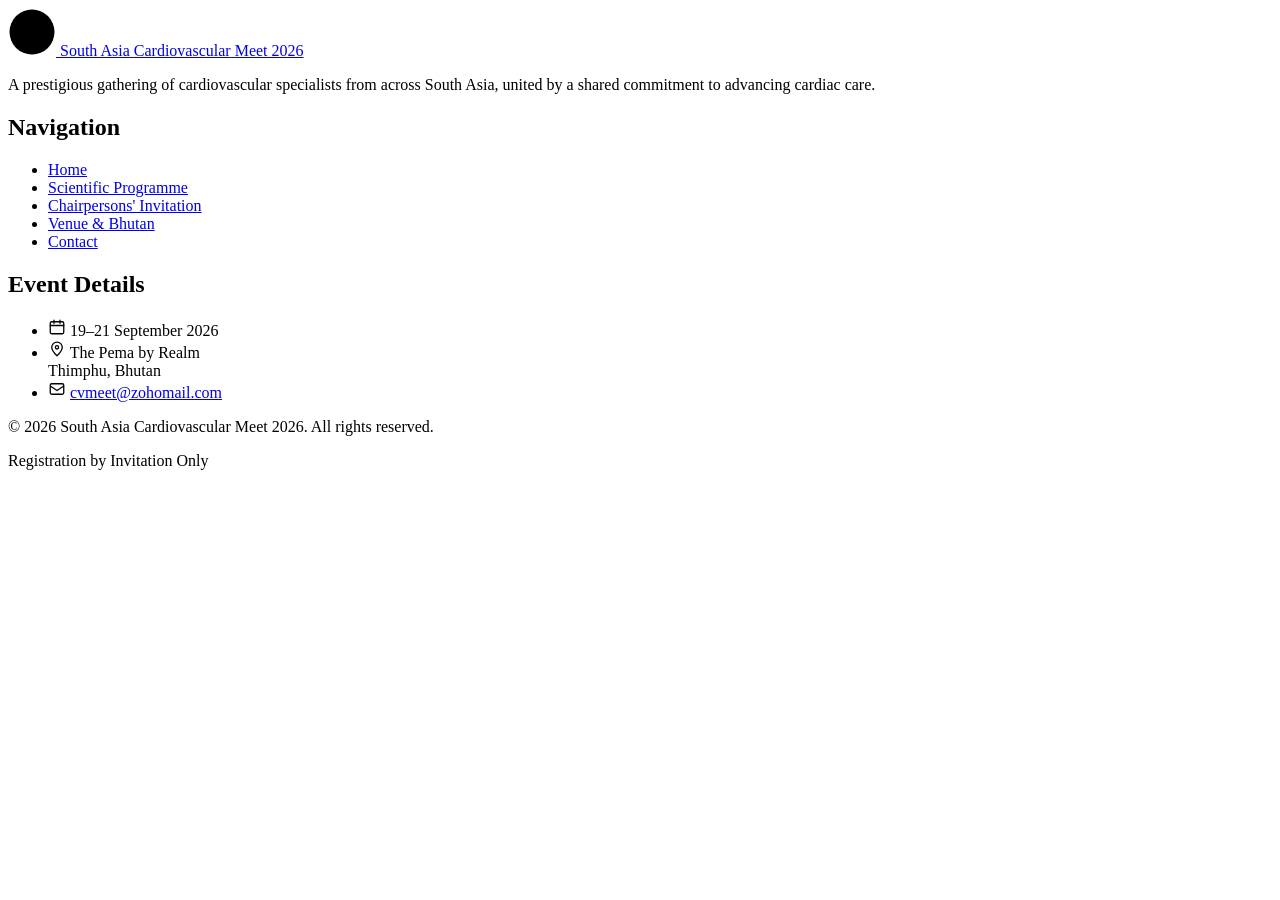
<file: partials/footer.html>
<!--
  FOOTER
  Copy to the end of <body>, before the main.js script tag.
-->
<footer class="site-footer">
    <div class="site-footer__inner">
      <div class="footer-brand">
        <a class="site-logo" href="index.html" aria-label="South Asia Cardiovascular Meet 2026 home">
          <svg class="site-logo__badge" viewBox="0 0 48 48" width="48" height="48" aria-hidden="true" focusable="false">
            <defs>
              <clipPath id="footer-heart-clip">
                <path d="M24 35.5
                   C24 35.5 11.5 26.8 11.5 19.2
                   C11.5 15.2 14.4 12.6 17.8 12.6
                   C20.4 12.6 22.4 14 24 16.6
                   C25.6 14 27.6 12.6 30.2 12.6
                   C33.6 12.6 36.5 15.2 36.5 19.2
                   C36.5 26.8 24 35.5 24 35.5Z"/>
              </clipPath>
            </defs>
            <circle cx="24" cy="24" r="22.5" fill="var(--color-cream)" stroke="var(--color-gold)" stroke-width="1.5"/>
            <path fill="var(--color-maroon)"
              d="M24 35.5
                 C24 35.5 11.5 26.8 11.5 19.2
                 C11.5 15.2 14.4 12.6 17.8 12.6
                 C20.4 12.6 22.4 14 24 16.6
                 C25.6 14 27.6 12.6 30.2 12.6
                 C33.6 12.6 36.5 15.2 36.5 19.2
                 C36.5 26.8 24 35.5 24 35.5Z"/>
            <path fill="none" stroke="var(--color-white)" stroke-width="1.55" stroke-linecap="round" stroke-linejoin="round" clip-path="url(#footer-heart-clip)"
              d="M9 24 H15.2 L17.1 19.2 L19.4 30.2 L22.1 15 L24.8 27.4 L26.6 24 H31.2 L33.1 21.2 L35.2 24 H39"/>
          </svg>
          <span class="site-logo__text">
            <span>South Asia</span>
            <span>Cardiovascular</span>
            <span>Meet 2026</span>
          </span>
        </a>
        <p class="footer-brand__tagline">A prestigious gathering of cardiovascular specialists from across South Asia, united by a shared commitment to advancing cardiac care.</p>
      </div>

      <div class="footer-nav">
        <h2 class="footer-heading">Navigation</h2>
        <ul>
          <li><a href="index.html">Home</a></li>
          <li><a href="programme.html">Scientific Programme</a></li>
          <li><a href="invitation.html">Chairpersons' Invitation</a></li>
          <li><a href="venue.html">Venue &amp; Bhutan</a></li>
          <li><a href="contact.html">Contact</a></li>
        </ul>
      </div>

      <div class="footer-details">
        <h2 class="footer-heading">Event Details</h2>
        <ul>
          <li>
            <svg class="footer-details__icon" viewBox="0 0 24 24" width="18" height="18" aria-hidden="true" focusable="false">
              <rect x="3" y="5" width="18" height="16" rx="2" fill="none" stroke="currentColor" stroke-width="1.75"/>
              <path fill="none" stroke="currentColor" stroke-width="1.75" stroke-linecap="round" d="M8 3v4M16 3v4M3 10h18"/>
            </svg>
            <span>19–21 September 2026</span>
          </li>
          <li>
            <svg class="footer-details__icon" viewBox="0 0 24 24" width="18" height="18" aria-hidden="true" focusable="false">
              <path fill="none" stroke="currentColor" stroke-width="1.75" stroke-linejoin="round"
                d="M12 21s-7-6.2-7-11.2a7 7 0 1 1 14 0C19 14.8 12 21 12 21Z"/>
              <circle cx="12" cy="9.8" r="2.2" fill="none" stroke="currentColor" stroke-width="1.75"/>
            </svg>
            <span>The Pema by Realm<br>Thimphu, Bhutan</span>
          </li>
          <li>
            <svg class="footer-details__icon" viewBox="0 0 24 24" width="18" height="18" aria-hidden="true" focusable="false">
              <rect x="3" y="5" width="18" height="14" rx="2" fill="none" stroke="currentColor" stroke-width="1.75"/>
              <path fill="none" stroke="currentColor" stroke-width="1.75" stroke-linejoin="round" d="M3 8l9 6 9-6"/>
            </svg>
            <a href="mailto:cvmeet@zohomail.com">cvmeet@zohomail.com</a>
          </li>
        </ul>
      </div>
    </div>

    <div class="site-footer__bar">
      <p class="site-footer__copy">© 2026 South Asia Cardiovascular Meet 2026. All rights reserved.</p>
      <p class="site-footer__note">Registration by Invitation Only</p>
    </div>
  </footer>
</file>
<file: assets/css/style.css>
:root {
  --color-navy: #1B3A57;
  --color-navy-dark: #12293F;
  --color-cream: #F5F0E6;
  --color-maroon: #8B3A3A;
  --color-gold: #C9A227;
  --color-gold-light: #D9BB55;
  --color-olive: #6B6B4A;
  --color-text-dark: #2A2A2A;
  --color-white: #FFFFFF;

  --font-display: 'Playfair Display', Georgia, serif;
  --font-body: 'Lato', 'Inter', sans-serif;

  --radius-sm: 8px;
  --radius-md: 16px;
  --max-width: 1200px;
}

*,
*::before,
*::after {
  box-sizing: border-box;
  margin: 0;
  padding: 0;
}

html {
  scroll-behavior: smooth;
}

body {
  font-family: var(--font-body);
  color: var(--color-text-dark);
  background-color: var(--color-cream);
}

main {
  min-height: 30vh;
}

img,
svg {
  display: block;
  max-width: 100%;
}

a {
  color: inherit;
}

ul {
  list-style: none;
}

/* -------------------------------------------------------------------------- */
/* Logo lockup (header + footer)                                              */
/* -------------------------------------------------------------------------- */

.site-logo {
  display: flex;
  align-items: center;
  gap: 12px;
  text-decoration: none;
  color: var(--color-white);
  flex-shrink: 0;
}

.site-logo__badge {
  width: 48px;
  height: 48px;
  flex-shrink: 0;
}

.site-logo__text {
  display: flex;
  flex-direction: column;
  font-family: var(--font-display);
  font-size: 13px;
  font-weight: 600;
  line-height: 1.1;
  letter-spacing: 0.2px;
  color: var(--color-white);
}

/* -------------------------------------------------------------------------- */
/* Header / Navbar                                                            */
/* -------------------------------------------------------------------------- */

.site-header {
  position: sticky;
  top: 0;
  z-index: 100;
  height: 80px;
  background: var(--color-navy);
  border-bottom: 2px solid var(--color-gold);
}

.site-header__inner {
  display: flex;
  justify-content: space-between;
  align-items: center;
  height: 100%;
  padding: 0 40px;
  position: relative;
}

.site-nav {
  display: flex;
  align-items: center;
  gap: 32px;
}

.site-nav a {
  font-family: var(--font-body);
  font-size: 15px;
  font-weight: 600;
  letter-spacing: 0.3px;
  color: var(--color-white);
  text-decoration: none;
  padding-bottom: 2px;
  border-bottom: 2px solid transparent;
  transition: color 0.2s ease, border-color 0.2s ease;
}

.site-nav a:hover,
.site-nav a:focus-visible {
  color: var(--color-gold);
}

.site-nav a.active {
  color: var(--color-gold);
  border-bottom-color: var(--color-gold);
}

.site-nav a:focus-visible,
.nav-toggle:focus-visible,
.site-logo:focus-visible,
.footer-nav a:focus-visible,
.footer-details a:focus-visible {
  outline: 2px solid var(--color-gold);
  outline-offset: 3px;
}

.nav-toggle {
  display: none;
  flex-direction: column;
  justify-content: center;
  align-items: center;
  gap: 5px;
  width: 44px;
  height: 44px;
  padding: 0;
  margin-left: auto;
  background: none;
  border: none;
  cursor: pointer;
}

.nav-toggle__bar {
  display: block;
  width: 22px;
  height: 2px;
  background: var(--color-gold);
  border-radius: 1px;
  transition: transform 0.2s ease, opacity 0.2s ease;
}

.site-header.nav-open .nav-toggle__bar:nth-child(1) {
  transform: translateY(7px) rotate(45deg);
}

.site-header.nav-open .nav-toggle__bar:nth-child(2) {
  opacity: 0;
}

.site-header.nav-open .nav-toggle__bar:nth-child(3) {
  transform: translateY(-7px) rotate(-45deg);
}

@media (max-width: 899px) {
  .site-header__inner {
    padding: 0 20px;
  }

  .nav-toggle {
    display: flex;
  }

  .site-nav {
    position: absolute;
    top: 100%;
    left: 0;
    right: 0;
    z-index: 99;
    flex-direction: column;
    align-items: stretch;
    gap: 0;
    background: var(--color-navy);
    border-bottom: 2px solid var(--color-gold);
    max-height: 0;
    overflow: hidden;
    visibility: hidden;
    transition: max-height 0.3s ease, visibility 0.3s ease;
  }

  .site-header.nav-open .site-nav {
    max-height: 400px;
    visibility: visible;
  }

  .site-nav a {
    display: flex;
    align-items: center;
    justify-content: center;
    min-height: 48px;
    width: 100%;
    padding: 0 16px;
    text-align: center;
  }
}

@media (prefers-reduced-motion: reduce) {
  .hero-sequence-item,
  .scroll-reveal {
    opacity: 1;
    transform: none;
    transition: none;
  }

  .site-nav,
  .site-nav a,
  .nav-toggle__bar {
    transition: none;
  }
}

/* -------------------------------------------------------------------------- */
/* Wave section divider (navy hero → cream content)                           */
/* -------------------------------------------------------------------------- */

.wave-divider {
  display: block;
  width: 100%;
  line-height: 0;
  margin-bottom: -1px;
}

.wave-divider svg {
  width: 100%;
  height: 90px;
}

/* -------------------------------------------------------------------------- */
/* Mountain silhouette + Footer                                               */
/* -------------------------------------------------------------------------- */

.site-footer-block {
  margin-top: 0;
}

.mountain-divider {
  display: block;
  width: 100%;
  line-height: 0;
  margin-bottom: -1px;
}

.mountain-divider svg {
  width: 100%;
  height: 150px;
}

.site-footer {
  background: var(--color-navy-dark);
  padding: 64px 40px 24px;
  color: var(--color-white);
}

.site-footer__inner {
  display: grid;
  grid-template-columns: 1.5fr 1fr 1fr;
  gap: 40px;
  max-width: var(--max-width);
  margin: 0 auto;
}

.footer-brand__tagline {
  margin-top: 20px;
  max-width: 36ch;
  font-size: 14px;
  line-height: 1.6;
  color: rgba(245, 240, 230, 0.72);
}

.footer-heading {
  margin-bottom: 20px;
  font-family: var(--font-body);
  font-size: 12px;
  font-weight: 700;
  letter-spacing: 1.6px;
  text-transform: uppercase;
  color: var(--color-gold);
}

.footer-nav ul {
  display: flex;
  flex-direction: column;
  gap: 12px;
}

.footer-nav a {
  font-size: 14px;
  color: var(--color-white);
  text-decoration: none;
  transition: color 0.2s ease;
}

.footer-nav a:hover,
.footer-nav a:focus-visible {
  color: var(--color-gold);
}

.footer-details ul {
  display: flex;
  flex-direction: column;
  gap: 16px;
}

.footer-details li {
  display: flex;
  align-items: flex-start;
  gap: 12px;
  font-size: 14px;
  line-height: 1.45;
  color: var(--color-white);
}

.footer-details__icon {
  flex-shrink: 0;
  width: 18px;
  height: 18px;
  margin-top: 1px;
  color: var(--color-gold);
}

.footer-details a {
  color: var(--color-white);
  text-decoration: none;
  transition: color 0.2s ease;
}

.footer-details a:hover,
.footer-details a:focus-visible {
  color: var(--color-gold);
}

.site-footer__bar {
  display: flex;
  justify-content: space-between;
  align-items: center;
  gap: 16px;
  max-width: var(--max-width);
  margin: 40px auto 0;
  padding-top: 24px;
  border-top: 1px solid rgba(255, 255, 255, 0.1);
}

.site-footer__copy {
  font-size: 13px;
  color: rgba(245, 240, 230, 0.55);
}

.site-footer__note {
  font-size: 13px;
  font-style: italic;
  color: var(--color-gold);
}

@media (max-width: 899px) {
  .site-footer {
    padding: 48px 20px 24px;
  }
}

@media (max-width: 700px) {
  .site-footer__inner {
    grid-template-columns: 1fr;
    gap: 36px;
  }

  .site-footer__bar {
    flex-direction: column;
    text-align: center;
  }
}

/* -------------------------------------------------------------------------- */
/* Home page                                                                 */
/* -------------------------------------------------------------------------- */

main {
  min-height: 0;
}

.hero {
  position: relative;
  min-height: 90vh;
  background-image: url("../images/hero-mountains.jpg");
  background-size: cover;
  background-position: center;
  overflow: hidden;
}

.hero::before {
  content: "";
  position: absolute;
  inset: 0;
  background: linear-gradient(
    180deg,
    rgba(18, 41, 63, 0.85) 0%,
    rgba(18, 41, 63, 0.6) 55%,
    rgba(18, 41, 63, 0.6) 100%
  );
  z-index: 0;
}

.hero__content {
  position: relative;
  z-index: 1;
  min-height: 90vh;
  display: flex;
  flex-direction: column;
  align-items: center;
  justify-content: center;
  text-align: center;
  padding: 100px 24px 110px;
}

.hero__eyebrow {
  display: flex;
  align-items: center;
  justify-content: center;
  flex-wrap: wrap;
  gap: 10px;
  color: var(--color-gold);
  text-transform: uppercase;
  font-size: 12px;
  letter-spacing: 1.8px;
  font-weight: 700;
}

.hero__eyebrow-dot {
  opacity: 0.9;
}

.hero__title {
  margin-top: 20px;
  font-family: var(--font-display);
  font-size: 64px;
  font-weight: 700;
  color: var(--color-white);
  line-height: 1.05;
  max-width: 900px;
}

.hero__tagline {
  margin-top: 18px;
  font-family: var(--font-display);
  font-size: 20px;
  font-style: italic;
  color: var(--color-gold);
  max-width: 700px;
  line-height: 1.6;
}

.hero__pills {
  margin-top: 32px;
  display: flex;
  gap: 16px;
  justify-content: center;
  flex-wrap: wrap;
}

.pill {
  display: inline-flex;
  align-items: center;
  justify-content: center;
  gap: 10px;
  border-radius: 999px;
  padding: 12px 18px;
  font-size: 14px;
  font-weight: 700;
  text-decoration: none;
  border: 1px solid transparent;
  user-select: none;
}

.pill__icon {
  color: currentColor;
}

.pill--outline {
  background: transparent;
  border-color: var(--color-gold);
  color: var(--color-white);
}

.pill--outline.pill--white {
  border-color: var(--color-white);
  color: var(--color-white);
}

.pill--filled {
  background: var(--color-gold);
  border-color: var(--color-gold);
  color: var(--color-navy);
}

.hero__wave {
  position: absolute;
  bottom: 0;
  left: 0;
  right: 0;
  z-index: 1;
}

.hero__wave svg {
  width: 100%;
  height: 90px;
}

.hero-sequence-item,
.scroll-reveal {
  opacity: 0;
  transform: translateY(20px);
}

.hero-sequence-item {
  transition: opacity 0.7s ease, transform 0.7s ease;
}

.scroll-reveal {
  transition: opacity 0.65s ease, transform 0.65s ease;
  transition-delay: var(--reveal-delay, 0s);
}

.hero-sequence-item.is-visible,
.scroll-reveal.is-visible {
  opacity: 1;
  transform: translateY(0);
}

.countdown {
  margin-top: 48px;
  color: var(--color-white);
}

.countdown__label {
  text-transform: uppercase;
  font-size: 12px;
  letter-spacing: 1.6px;
  font-weight: 700;
  color: rgba(245, 240, 230, 0.6);
}

.countdown__boxes {
  margin-top: 16px;
  display: flex;
  gap: 16px;
  justify-content: center;
}

.count-box {
  background: var(--color-navy);
  border: 1px solid var(--color-gold);
  border-radius: var(--radius-sm);
  padding: 16px 24px;
  min-width: 90px;
  text-align: center;
}

.count-box__number {
  font-size: 32px;
  font-weight: 800;
  color: var(--color-gold);
  line-height: 1.05;
}

.count-box__unit {
  margin-top: 8px;
  font-size: 11px;
  letter-spacing: 1.2px;
  color: rgba(245, 240, 230, 0.6);
  text-transform: uppercase;
  font-weight: 800;
}

.countdown__begun {
  margin-top: 28px;
  font-family: var(--font-display);
  font-size: 28px;
  color: var(--color-gold);
}

.info-strip {
  background: var(--color-navy);
  padding: 48px 40px;
}

.info-strip__inner {
  max-width: 1200px;
  margin: 0 auto;
  display: flex;
  gap: 60px;
}

.info-strip__col {
  flex: 1;
  display: flex;
  flex-direction: column;
  align-items: center;
  text-align: center;
  padding: 0 10px;
}

.info-strip__col + .info-strip__col {
  border-left: 1px solid rgba(255, 255, 255, 0.2);
  padding-left: 60px;
}

.info-strip__badge {
  width: 56px;
  height: 56px;
  border-radius: 50%;
  border: 2px solid var(--color-gold);
  color: var(--color-gold);
  display: flex;
  align-items: center;
  justify-content: center;
}

.info-strip__label {
  margin-top: 14px;
  color: var(--color-gold);
  text-transform: uppercase;
  letter-spacing: 1.7px;
  font-weight: 800;
  font-size: 12px;
}

.info-strip__value {
  margin-top: 10px;
  color: var(--color-white);
  font-size: 16px;
}

.section-inner {
  max-width: 1200px;
  margin: 0 auto;
}

.section-inner--center {
  text-align: center;
}

.about {
  background: var(--color-cream);
  padding: 100px 24px;
  text-align: center;
}

.eyebrow {
  text-transform: uppercase;
  letter-spacing: 1.8px;
  font-weight: 900;
  font-size: 12px;
  color: var(--color-gold);
}

.eyebrow--gold {
  color: var(--color-gold);
}

.line-starline {
  margin: 18px auto 0;
  display: flex;
  align-items: center;
  justify-content: center;
  gap: 16px;
  color: var(--color-gold);
}

.line-starline--white {
  color: var(--color-gold);
}

.line-starline__line {
  width: 140px;
  height: 1px;
  background: currentColor;
  opacity: 0.9;
}

.line-starline__star {
  flex-shrink: 0;
}

.section-title {
  margin-top: 22px;
  font-family: var(--font-display);
  font-size: 40px;
  font-weight: 700;
  line-height: 1.2;
}

.section-title--navy {
  color: var(--color-navy);
}

.section-title--white {
  color: var(--color-white);
}

.lead {
  margin: 22px auto 0;
  max-width: 800px;
  font-size: 16px;
  color: rgba(42, 42, 42, 0.72);
  line-height: 1.8;
}

.feature-cards {
  padding: 0 24px 80px;
  background: var(--color-cream);
}

.cards-grid {
  max-width: 1200px;
  margin: 60px auto 0;
  display: grid;
  gap: 24px;
}

.cards-grid--4 {
  grid-template-columns: repeat(4, 1fr);
}

.feature-card {
  background: var(--color-navy);
  border-radius: var(--radius-md);
  padding: 32px 24px;
  text-align: center;
}

.feature-card__icon {
  width: 48px;
  height: 48px;
  border-radius: 50%;
  border: 2px solid var(--color-gold);
  margin: 0 auto 18px;
  display: flex;
  align-items: center;
  justify-content: center;
  color: var(--color-gold);
}

.feature-card__title {
  margin-top: 6px;
  font-family: var(--font-display);
  font-size: 18px;
  color: var(--color-white);
  font-weight: 700;
}

.feature-card__body {
  margin-top: 14px;
  font-size: 14px;
  line-height: 1.75;
  color: rgba(245, 240, 230, 0.75);
}

.programme-preview {
  background: var(--color-navy);
  padding: 0 24px 120px;
  text-align: center;
  color: var(--color-white);
  position: relative;
}

.wave-divider--top {
  margin-bottom: 0;
}

.programme-preview > .section-inner {
  padding-top: 100px;
}

.preview-cards {
  max-width: 1200px;
  margin: 48px auto 0;
  display: grid;
  grid-template-columns: repeat(3, 1fr);
  gap: 24px;
  text-align: left;
}

.preview-card {
  background: var(--color-cream);
  border-radius: var(--radius-md);
  overflow: hidden;
}

.preview-card__header {
  background: var(--color-maroon);
  padding: 20px 24px;
}

.preview-card__kicker {
  color: var(--color-gold-light);
  text-transform: uppercase;
  letter-spacing: 1.4px;
  font-size: 12px;
  font-weight: 900;
}

.preview-card__title {
  margin-top: 10px;
  font-family: var(--font-display);
  font-size: 22px;
  color: var(--color-white);
  font-weight: 700;
}

.preview-card__body {
  padding: 24px;
}

.preview-card__text {
  color: rgba(42, 42, 42, 0.75);
  line-height: 1.8;
  font-size: 14px;
}

.bullet-list {
  margin-top: 18px;
  display: flex;
  flex-direction: column;
  gap: 10px;
}

.bullet-list li {
  position: relative;
  padding-left: 18px;
  color: var(--color-navy);
  font-size: 14px;
  line-height: 1.6;
}

.bullet-list li::before {
  content: "";
  position: absolute;
  left: 0;
  top: 0.72em;
  width: 8px;
  height: 8px;
  border-radius: 50%;
  background: var(--color-gold);
}

.section-actions {
  margin-top: 40px;
  display: flex;
  justify-content: center;
}

.section-actions--two {
  gap: 16px;
  margin-top: 32px;
}

.venue-teaser {
  background: var(--color-cream);
  padding: 100px 24px;
}

.venue-grid {
  max-width: 1200px;
  margin: 0 auto;
  display: grid;
  grid-template-columns: 1fr 1fr;
  gap: 60px;
  align-items: start;
}

.venue-media {
  position: relative;
}

.venue-media::before,
.venue-media::after {
  content: "";
  position: absolute;
  width: 56px;
  height: 56px;
  pointer-events: none;
  z-index: 2;
  border-color: var(--color-gold);
  border-style: solid;
}

.venue-media::before {
  left: -14px;
  top: -14px;
  border-width: 2px 0 0 2px;
}

.venue-media::after {
  right: -14px;
  bottom: -14px;
  border-width: 0 2px 2px 0;
}

.venue-media__img {
  width: 100%;
  height: auto;
  border-radius: var(--radius-md);
}

.venue-copy {
  color: var(--color-text-dark);
}

.venue-title {
  margin-top: 18px;
  font-family: var(--font-display);
  font-size: 36px;
  line-height: 1.2;
  color: var(--color-navy);
}

.venue-text {
  margin-top: 18px;
  color: rgba(42, 42, 42, 0.72);
  line-height: 1.8;
}

.venue-subheading {
  margin-top: 18px;
  color: var(--color-gold);
  text-transform: uppercase;
  letter-spacing: 1.7px;
  font-weight: 900;
  font-size: 12px;
}

.small-cards {
  margin-top: 16px;
  display: grid;
  grid-template-columns: repeat(2, 1fr);
  gap: 16px;
}

.small-card {
  background: #EDE6D6;
  border-radius: 8px;
  padding: 16px;
  display: flex;
  gap: 12px;
  align-items: flex-start;
}

.small-card__dot {
  width: 10px;
  height: 10px;
  border-radius: 50%;
  background: var(--color-gold);
  margin-top: 6px;
  flex-shrink: 0;
}

.small-card__title {
  font-family: var(--font-display);
  color: var(--color-navy);
  font-weight: 700;
}

.small-card__desc {
  margin-top: 6px;
  color: rgba(42, 42, 42, 0.7);
  font-size: 13px;
  line-height: 1.6;
}

.venue-link {
  display: inline-block;
  margin-top: 24px;
  color: var(--color-maroon);
  font-weight: 900;
  text-decoration: none;
}

.registration-cta {
  background: var(--color-navy);
  padding: 100px 24px;
  text-align: center;
}

.registration-text {
  margin: 22px auto 0;
  max-width: 720px;
  color: rgba(245, 240, 230, 0.7);
  line-height: 1.8;
  font-size: 16px;
}

.registration-email {
  margin-top: 18px;
  display: inline-flex;
  align-items: center;
  gap: 10px;
  color: var(--color-gold);
  font-weight: 900;
  text-decoration: none;
}

.registration-email__icon {
  color: currentColor;
}

.pill--gold {
  background: var(--color-gold);
}

/* -------------------------------------------------------------------------- */
/* Programme page                                                             */
/* -------------------------------------------------------------------------- */

.hero--page {
  min-height: 400px;
  height: 400px;
}

.hero--page .hero__content {
  min-height: 400px;
  padding: 80px 24px 100px;
}

.hero--page .hero__title {
  font-size: 48px;
  margin-top: 16px;
}

.hero__sub {
  margin-top: 14px;
  color: var(--color-gold);
  font-size: 18px;
  font-weight: 600;
}

.programme-days {
  background: var(--color-cream);
  padding: 60px 24px 80px;
}

.day-tabs {
  display: flex;
  justify-content: center;
  gap: 16px;
  max-width: 900px;
  margin: 0 auto;
}

.day-tab {
  appearance: none;
  border: none;
  cursor: pointer;
  text-align: left;
  border-radius: var(--radius-sm);
  padding: 16px 24px;
  min-width: 200px;
  flex: 1;
  background: #E5E0D3;
  color: var(--color-navy);
  font-family: var(--font-body);
  transition: background 0.2s ease, color 0.2s ease;
}

.day-tab:focus-visible {
  outline: 2px solid var(--color-gold);
  outline-offset: 3px;
}

.day-tab__kicker {
  display: block;
  font-size: 11px;
  font-weight: 800;
  letter-spacing: 1.4px;
  text-transform: uppercase;
  color: rgba(42, 42, 42, 0.55);
}

.day-tab__title {
  display: block;
  margin-top: 6px;
  font-family: var(--font-display);
  font-size: 18px;
  font-weight: 700;
  line-height: 1.25;
  color: var(--color-navy);
}

.day-tab__weekday {
  display: block;
  margin-top: 6px;
  font-size: 13px;
  color: rgba(42, 42, 42, 0.55);
}

.day-tab.is-active {
  background: var(--color-maroon);
  color: var(--color-white);
}

.day-tab[data-day="1"].is-active {
  background: var(--color-navy);
}

.day-tab[data-day="2"].is-active {
  background: #D6B12E;
}

.day-tab[data-day="2"].is-active .day-tab__kicker,
.day-tab[data-day="2"].is-active .day-tab__title,
.day-tab[data-day="2"].is-active .day-tab__weekday {
  color: var(--color-white);
}

.day-tab.is-active .day-tab__kicker {
  color: var(--color-gold-light);
}

.day-tab.is-active .day-tab__title {
  color: var(--color-white);
}

.day-tab.is-active .day-tab__weekday {
  color: rgba(245, 240, 230, 0.78);
}

.day-panel {
  max-width: 900px;
  margin: 40px auto 0;
  background: var(--color-white);
  border-radius: var(--radius-md);
  overflow: hidden;
  box-shadow: 0 12px 32px rgba(18, 41, 63, 0.08);
}

.day-panel[data-theme="navy"] .day-panel__header {
  background: var(--color-navy);
}

.day-panel[data-theme="gold"] .day-panel__header {
  background: #D6B12E;
}

.day-panel[data-theme="gold"] .day-panel__kicker,
.day-panel[data-theme="gold"] .day-panel__title,
.day-panel[data-theme="gold"] .day-panel__badge {
  color: var(--color-white);
}

.day-panel__header {
  display: flex;
  justify-content: space-between;
  align-items: center;
  gap: 16px;
  background: var(--color-maroon);
  padding: 24px 32px;
}

.day-panel__kicker {
  color: var(--color-gold-light);
  font-size: 12px;
  font-weight: 800;
  letter-spacing: 1.5px;
  text-transform: uppercase;
}

.day-panel__title {
  margin-top: 8px;
  font-family: var(--font-display);
  font-size: 28px;
  font-weight: 700;
  color: var(--color-white);
  line-height: 1.2;
}

.day-panel__badge {
  display: inline-flex;
  align-items: center;
  gap: 8px;
  flex-shrink: 0;
  border: 1px solid rgba(245, 240, 230, 0.55);
  border-radius: 999px;
  padding: 8px 14px;
  color: rgba(245, 240, 230, 0.92);
  font-size: 13px;
  font-weight: 600;
  white-space: nowrap;
}

.schedule-list {
  padding: 0;
}

.schedule-row {
  display: flex;
  align-items: center;
  gap: 24px;
  padding: 20px 32px;
  border-bottom: 1px solid #EEE;
  background: var(--color-white);
}

.schedule-row:nth-child(even) {
  background: #F7F5EF;
}

.schedule-row:last-child {
  border-bottom: none;
}

.schedule-row__time {
  min-width: 60px;
  flex-shrink: 0;
  font-size: 14px;
  font-weight: 700;
  color: var(--color-gold);
}

.schedule-row__dot {
  width: 10px;
  height: 10px;
  border-radius: 50%;
  flex-shrink: 0;
  background: var(--color-maroon);
}

.schedule-row--break .schedule-row__dot {
  background: #B8B2A6;
}

.schedule-row__title {
  font-size: 15px;
  color: var(--color-navy);
  line-height: 1.45;
}

.schedule-row--break .schedule-row__title {
  font-style: italic;
  color: rgba(42, 42, 42, 0.55);
}

.day-panel__note {
  padding: 24px 32px 28px;
  text-align: center;
  font-size: 13px;
  font-style: italic;
  color: rgba(42, 42, 42, 0.5);
}

.registration-cta--strip {
  padding: 80px 24px;
}

.registration-cta__heading {
  font-family: var(--font-display);
  font-size: 20px;
  color: var(--color-white);
}

/* -------------------------------------------------------------------------- */
/* Shared card utilities (Invitation + Contact)                               */
/* -------------------------------------------------------------------------- */

.gradient-top-bar {
  height: 4px;
  background: linear-gradient(
    90deg,
    var(--color-maroon) 0%,
    var(--color-gold) 50%,
    var(--color-navy) 100%
  );
}

.card--gradient-top {
  overflow: hidden;
  border-radius: var(--radius-md);
}

.icon-badge {
  width: 56px;
  height: 56px;
  margin: 0 auto;
  border-radius: 50%;
  border: 2px solid var(--color-gold);
  color: var(--color-gold);
  display: flex;
  align-items: center;
  justify-content: center;
}

.icon-badge--lg {
  width: 64px;
  height: 64px;
}

/* -------------------------------------------------------------------------- */
/* Invitation page                                                            */
/* -------------------------------------------------------------------------- */

.hero--invitation {
  min-height: 600px;
  height: 600px;
  background-image: url("../images/tashichho-dzong.jpg");
}

.hero--invitation .hero__content {
  min-height: 600px;
  padding: 90px 24px 110px;
}

.hero--invitation .hero__title {
  font-size: 48px;
  margin-top: 24px;
}

.hero-badge {
  display: flex;
  justify-content: center;
}

.hero__title--split {
  display: flex;
  flex-direction: column;
  gap: 4px;
}

.hero__title-line--accent {
  color: var(--color-maroon);
}

.ornament-divider {
  display: flex;
  align-items: center;
  justify-content: center;
  gap: 12px;
  margin: 22px auto;
  max-width: 280px;
}

.ornament-divider__line {
  flex: 1;
  height: 0;
  border-top: 1px dashed var(--color-gold);
  opacity: 0.85;
}

.ornament-divider__dot {
  width: 6px;
  height: 6px;
  border-radius: 50%;
  background: var(--color-gold);
  flex-shrink: 0;
}

.ornament-divider__diamond {
  width: 8px;
  height: 8px;
  background: var(--color-gold);
  transform: rotate(45deg);
  flex-shrink: 0;
}

.hero__tagline-upper {
  max-width: 720px;
  color: var(--color-gold);
  font-size: 12px;
  font-weight: 800;
  letter-spacing: 1.8px;
  text-transform: uppercase;
  line-height: 1.6;
}

.hero__kicker {
  margin-top: 4px;
  color: var(--color-white);
  font-size: 20px;
  font-weight: 700;
  letter-spacing: 2px;
  text-transform: uppercase;
}

.invitation-letter {
  background: var(--color-cream);
  padding: 100px 24px 80px;
}

.invitation-letter__inner {
  max-width: 700px;
  margin: 0 auto;
}

.letter-card {
  background: var(--color-white);
  box-shadow: 0 12px 40px rgba(18, 41, 63, 0.08);
}

.letter-card__body {
  padding: 48px;
  font-size: 16px;
  line-height: 1.8;
  color: rgba(42, 42, 42, 0.88);
}

.letter-card__body p + p {
  margin-top: 18px;
}

.letter-card__rule {
  margin: 24px 0;
  border: none;
  border-top: 1px solid #E8E4DA;
}

.letter-card__signatory {
  font-weight: 700;
  color: var(--color-navy);
}

.letter-card__org {
  margin-top: 6px;
  color: rgba(42, 42, 42, 0.55);
}

.theme-callout {
  margin-top: 32px;
  background: var(--color-navy);
  border-radius: var(--radius-md);
  padding: 40px;
  text-align: center;
}

.theme-callout__label {
  color: var(--color-gold);
  font-size: 12px;
  font-weight: 800;
  letter-spacing: 1.8px;
  text-transform: uppercase;
}

.theme-callout__quote {
  margin-top: 16px;
  font-family: var(--font-display);
  font-size: 22px;
  font-style: italic;
  color: var(--color-cream);
  line-height: 1.5;
}

.invitation-info {
  background: var(--color-navy);
  padding: 60px 24px 0;
}

.invitation-info__grid {
  display: grid;
  grid-template-columns: repeat(3, 1fr);
  gap: 24px;
  max-width: 1000px;
  margin: 0 auto;
}

.invitation-info__card {
  background: rgba(255, 255, 255, 0.05);
  border-radius: var(--radius-md);
  padding: 32px;
  text-align: center;
}

.invitation-info__label {
  margin-top: 16px;
  color: var(--color-gold);
  font-size: 12px;
  font-weight: 800;
  letter-spacing: 1.6px;
  text-transform: uppercase;
}

.invitation-info__value {
  margin-top: 10px;
  color: var(--color-white);
  font-size: 16px;
  font-weight: 700;
}

/* -------------------------------------------------------------------------- */
/* Responsive adjustments                                                     */
/* -------------------------------------------------------------------------- */

@media (max-width: 899px) {
  .hero__title {
    font-size: 48px;
  }

  .hero__content {
    padding-top: 92px;
  }

  .hero--page {
    height: auto;
    min-height: 400px;
  }

  .hero--page .hero__content {
    min-height: 400px;
  }

  .hero--page .hero__title {
    font-size: 40px;
  }

  .hero--invitation {
    height: auto;
    min-height: 600px;
  }

  .hero--invitation .hero__content {
    min-height: 600px;
  }

  .hero--invitation .hero__title {
    font-size: 40px;
  }

  .invitation-info__grid {
    grid-template-columns: 1fr;
  }

  .letter-card__body {
    padding: 32px 24px;
  }

  .day-tabs {
    flex-direction: column;
    align-items: stretch;
  }

  .day-tab {
    min-width: 0;
  }

  .day-panel__header {
    flex-direction: column;
    align-items: flex-start;
    padding: 20px 24px;
  }

  .schedule-row {
    padding: 16px 24px;
    gap: 14px;
  }

  .day-panel__note {
    padding: 20px 24px 24px;
  }

  .info-strip__inner {
    flex-direction: column;
    gap: 34px;
  }

  .info-strip__col + .info-strip__col {
    border-left: none;
    padding-left: 0;
  }

  .cards-grid--4 {
    grid-template-columns: repeat(2, 1fr);
  }

  .preview-cards {
    grid-template-columns: 1fr;
    gap: 18px;
  }

  .venue-grid {
    grid-template-columns: 1fr;
    gap: 30px;
  }

  .venue-title {
    font-size: 30px;
  }

  .small-cards {
    grid-template-columns: 1fr;
  }
}

@media (max-width: 700px) {
  .hero__title {
    font-size: 36px;
  }

  .hero--page .hero__title {
    font-size: 32px;
  }

  .hero--invitation .hero__title {
    font-size: 32px;
  }

  .hero__kicker {
    font-size: 16px;
    letter-spacing: 1.4px;
  }

  .theme-callout__quote {
    font-size: 18px;
  }

  .countdown__boxes {
    gap: 12px;
    flex-wrap: wrap;
  }

  .count-box {
    min-width: 90px;
  }

  .cards-grid--4 {
    grid-template-columns: 1fr;
  }

  .line-starline__line {
    width: 64px;
  }

  .section-title {
    font-size: 30px;
  }
}

/* -------------------------------------------------------------------------- */
/* Venue & Bhutan page                                                      */
/* -------------------------------------------------------------------------- */

.hero--venue {
  min-height: 450px;
  height: 450px;
  background-image: url("../images/himalayan-vistas.jpg");
}

.hero--venue .hero__content {
  min-height: 450px;
  padding: 92px 24px 120px;
}

.venue-detail {
  background: var(--color-cream);
  padding: 100px 24px;
}

.venue-detail__grid {
  max-width: 1200px;
  margin: 0 auto;
  display: grid;
  grid-template-columns: 1fr 1.2fr;
  gap: 60px;
  align-items: start;
}

.venue-detail-media {
  position: relative;
}

.venue-image-tag {
  position: absolute;
  left: 0;
  bottom: 18px;
  background: var(--color-navy);
  color: var(--color-white);
  padding: 8px 16px;
  border-radius: 999px;
  box-shadow: 0 10px 20px rgba(18, 41, 63, 0.25);
}

.venue-image-tag__top {
  font-size: 11px;
  font-weight: 900;
  letter-spacing: 1.6px;
  text-transform: uppercase;
  color: var(--color-gold);
  line-height: 1.2;
}

.venue-image-tag__bottom {
  margin-top: 2px;
  font-family: var(--font-display);
  font-size: 14px;
  font-weight: 700;
  color: var(--color-white);
  line-height: 1.2;
  white-space: nowrap;
}

.venue-eyebrow {
  text-transform: uppercase;
  letter-spacing: 1.7px;
  font-weight: 900;
  font-size: 12px;
  color: var(--color-gold);
}

.venue-h2 {
  margin-top: 18px;
  font-family: var(--font-display);
  font-size: 36px;
  line-height: 1.2;
  color: var(--color-navy);
  font-weight: 700;
}

.venue-italic-sub {
  margin-top: 16px;
  font-family: var(--font-display);
  font-size: 16px;
  font-style: italic;
  color: var(--color-gold);
  line-height: 1.6;
}

.venue-detail-divider {
  margin-top: 22px;
  height: 1px;
  background: rgba(18, 41, 63, 0.18);
}

.venue-detail-text {
  margin-top: 18px;
  color: rgba(42, 42, 42, 0.72);
  line-height: 1.8;
  font-size: 15px;
}

.venue-feature-grid {
  margin-top: 32px;
  display: grid;
  grid-template-columns: repeat(2, 1fr);
  gap: 24px;
}

.venue-feature-card {
  background: #EDE6D6;
  border-radius: 8px;
  padding: 16px;
  display: flex;
  flex-direction: column;
  gap: 10px;
}

.venue-feature-card__icon {
  color: var(--color-gold);
  display: flex;
  align-items: center;
  justify-content: flex-start;
}

.venue-feature-card__title {
  font-family: var(--font-display);
  color: var(--color-navy);
  font-weight: 700;
}

.venue-feature-card__desc {
  color: rgba(42, 42, 42, 0.72);
  line-height: 1.6;
  font-size: 13px;
}

.experience-bhutan {
  background: var(--color-navy);
  padding: 100px 24px;
  text-align: center;
  color: var(--color-white);
}

.experience-title {
  margin-top: 18px;
  font-family: var(--font-display);
  font-size: 40px;
  font-weight: 700;
  line-height: 1.2;
}

.experience-title--navy {
  color: var(--color-navy);
}

.experience-text {
  margin: 18px auto 0;
  max-width: 750px;
  color: rgba(245, 240, 230, 0.72);
  line-height: 1.8;
  font-size: 15px;
}

.bhutan-attractions {
  margin-top: 48px;
  max-width: 1000px;
  margin-left: auto;
  margin-right: auto;
  display: grid;
  grid-template-columns: repeat(2, 1fr);
  gap: 24px;
  text-align: left;
}

.bhutan-card {
  background: var(--color-cream);
  border-radius: var(--radius-md);
  overflow: hidden;
}

.bhutan-card__media {
  position: relative;
}

.bhutan-card__img {
  width: 100%;
  height: 240px;
  object-fit: cover;
  display: block;
}

.bhutan-card__num {
  position: absolute;
  top: 16px;
  right: 16px;
  width: 38px;
  height: 38px;
  border-radius: 999px;
  border: 2px solid var(--color-gold);
  color: var(--color-gold);
  display: flex;
  align-items: center;
  justify-content: center;
  font-weight: 900;
}

.bhutan-card__body {
  padding: 20px;
}

.bhutan-card__title {
  font-family: var(--font-display);
  color: var(--color-navy);
  font-weight: 700;
}

.bhutan-card__desc {
  margin-top: 10px;
  color: rgba(42, 42, 42, 0.72);
  line-height: 1.7;
  font-size: 13px;
}

.getting-to-bhutan {
  background: var(--color-cream);
  padding: 100px 24px;
  text-align: center;
}

.experience-eyebrow {
  text-transform: uppercase;
  letter-spacing: 1.7px;
  font-weight: 900;
  font-size: 12px;
  color: var(--color-gold);
}

.getting-grid {
  margin: 48px auto 0;
  max-width: 1000px;
  display: grid;
  grid-template-columns: repeat(2, 1fr);
  gap: 24px;
  text-align: left;
}

.getting-card {
  background: var(--color-navy);
  border-radius: var(--radius-md);
  padding: 28px;
  color: var(--color-white);
}

.getting-card__icon {
  width: 42px;
  height: 42px;
  border-radius: 999px;
  border: 2px solid var(--color-gold);
  color: var(--color-gold);
  display: flex;
  align-items: center;
  justify-content: center;
}

.getting-card__title {
  margin-top: 18px;
  font-weight: 900;
  font-size: 16px;
}

.getting-card__text {
  margin-top: 12px;
  color: rgba(245, 240, 230, 0.72);
  line-height: 1.8;
  font-size: 14px;
}

.venue-cta {
  background: var(--color-navy);
  padding: 80px 24px;
  text-align: center;
}

.venue-cta__title {
  margin: 0 auto;
  font-family: var(--font-display);
  font-size: 22px;
  font-weight: 700;
  color: var(--color-white);
}

.venue-cta__text {
  margin: 18px auto 0;
  color: rgba(245, 240, 230, 0.72);
  line-height: 1.8;
  font-size: 15px;
  max-width: 820px;
}

@media (max-width: 899px) {
  .hero--venue {
    height: auto;
    min-height: 450px;
  }

  .hero--venue .hero__content {
    min-height: 450px;
    padding-top: 92px;
  }

  .venue-detail__grid {
    grid-template-columns: 1fr;
    gap: 30px;
  }

  .bhutan-attractions,
  .getting-grid {
    grid-template-columns: 1fr;
  }

  .bhutan-card__img {
    height: 220px;
  }
}

@media (max-width: 700px) {
  .hero--venue .hero__content {
    padding-top: 92px;
    padding-bottom: 110px;
  }

  .bhutan-card__img {
    height: 200px;
  }

  .venue-detail__grid {
    gap: 24px;
  }
}

/* -------------------------------------------------------------------------- */
/* Contact page                                                               */
/* -------------------------------------------------------------------------- */

.hero--contact {
  min-height: 360px;
  height: 360px;
  background-image: url("../images/venue-thimphu.jpg");
}

.hero--contact .hero__content {
  min-height: 360px;
  padding: 92px 24px 100px;
}

.hero--contact .hero__title {
  font-size: 58px;
  margin-top: 16px;
}

.hero__sub--light {
  color: rgba(245, 240, 230, 0.9);
  max-width: 740px;
}

.contact-section {
  background: var(--color-cream);
  padding: 64px 24px 40px;
}

.contact-grid {
  max-width: 1200px;
  margin: 0 auto;
  display: grid;
  grid-template-columns: 0.9fr 1.1fr;
  gap: 28px;
  align-items: start;
}

.contact-sidebar {
  display: grid;
  gap: 14px;
}

.contact-info-card {
  border-radius: 10px;
  overflow: hidden;
}

.contact-info-card--navy {
  background: var(--color-navy);
  padding: 24px 26px;
}

.contact-info-card__label {
  text-transform: uppercase;
  letter-spacing: 1.4px;
  color: var(--color-gold);
  font-size: 11px;
  font-weight: 800;
}

.contact-info-card__email {
  display: inline-block;
  margin-top: 12px;
  color: var(--color-white);
  text-decoration: none;
  font-weight: 700;
}

.contact-info-card--light {
  background: var(--color-white);
  box-shadow: 0 12px 30px rgba(18, 41, 63, 0.08);
}

.contact-info-card__body {
  padding: 22px 22px 24px;
}

.contact-info-card__title {
  font-family: var(--font-display);
  color: var(--color-navy);
  font-size: 24px;
}

.contact-info-card__text {
  margin-top: 12px;
  color: rgba(42, 42, 42, 0.76);
  line-height: 1.7;
  font-size: 14px;
}

.contact-event-card {
  background: #EDE6D6;
  border-radius: 10px;
  overflow: hidden;
}

.contact-event-card__row {
  display: grid;
  grid-template-columns: 108px 1fr;
  gap: 10px;
  padding: 14px 18px;
  border-bottom: 1px solid #D9D2C2;
}

.contact-event-card__row:last-child {
  border-bottom: none;
}

.contact-event-card__key {
  text-transform: uppercase;
  letter-spacing: 1.2px;
  color: #AD8C2C;
  font-size: 11px;
  font-weight: 800;
}

.contact-event-card__value {
  color: var(--color-navy);
  font-size: 14px;
}

.contact-form-card {
  background: var(--color-white);
  border-radius: 10px;
  box-shadow: 0 14px 36px rgba(18, 41, 63, 0.1);
}

.contact-form-card__inner {
  padding: 24px 24px 20px;
}

.contact-form-card__title {
  font-family: var(--font-display);
  font-size: 34px;
  color: var(--color-navy);
}

.contact-form {
  margin-top: 14px;
  display: flex;
  flex-direction: column;
  gap: 10px;
}

.contact-form__label {
  text-transform: uppercase;
  letter-spacing: 1.2px;
  font-size: 11px;
  font-weight: 800;
  color: rgba(42, 42, 42, 0.64);
}

.contact-form__input {
  width: 100%;
  border: 1px solid #DADCE3;
  border-radius: 8px;
  min-height: 42px;
  padding: 10px 12px;
  font-family: var(--font-body);
  font-size: 14px;
  color: var(--color-text-dark);
}

.contact-form__input::placeholder {
  color: rgba(42, 42, 42, 0.4);
}

.contact-form__textarea {
  min-height: 96px;
  resize: vertical;
}

.contact-form__submit {
  margin-top: 8px;
  border: none;
  border-radius: 8px;
  min-height: 44px;
  background: var(--color-navy);
  color: var(--color-white);
  font-family: var(--font-body);
  font-weight: 700;
  font-size: 14px;
  display: inline-flex;
  align-items: center;
  justify-content: center;
  gap: 8px;
  cursor: pointer;
}

.contact-form__submit:hover,
.contact-form__submit:focus-visible {
  background: var(--color-navy-dark);
}

@media (max-width: 899px) {
  .hero--contact {
    height: auto;
    min-height: 340px;
  }

  .hero--contact .hero__content {
    min-height: 340px;
  }

  .hero--contact .hero__title {
    font-size: 44px;
  }

  .contact-grid {
    grid-template-columns: 1fr;
  }
}
</file>
